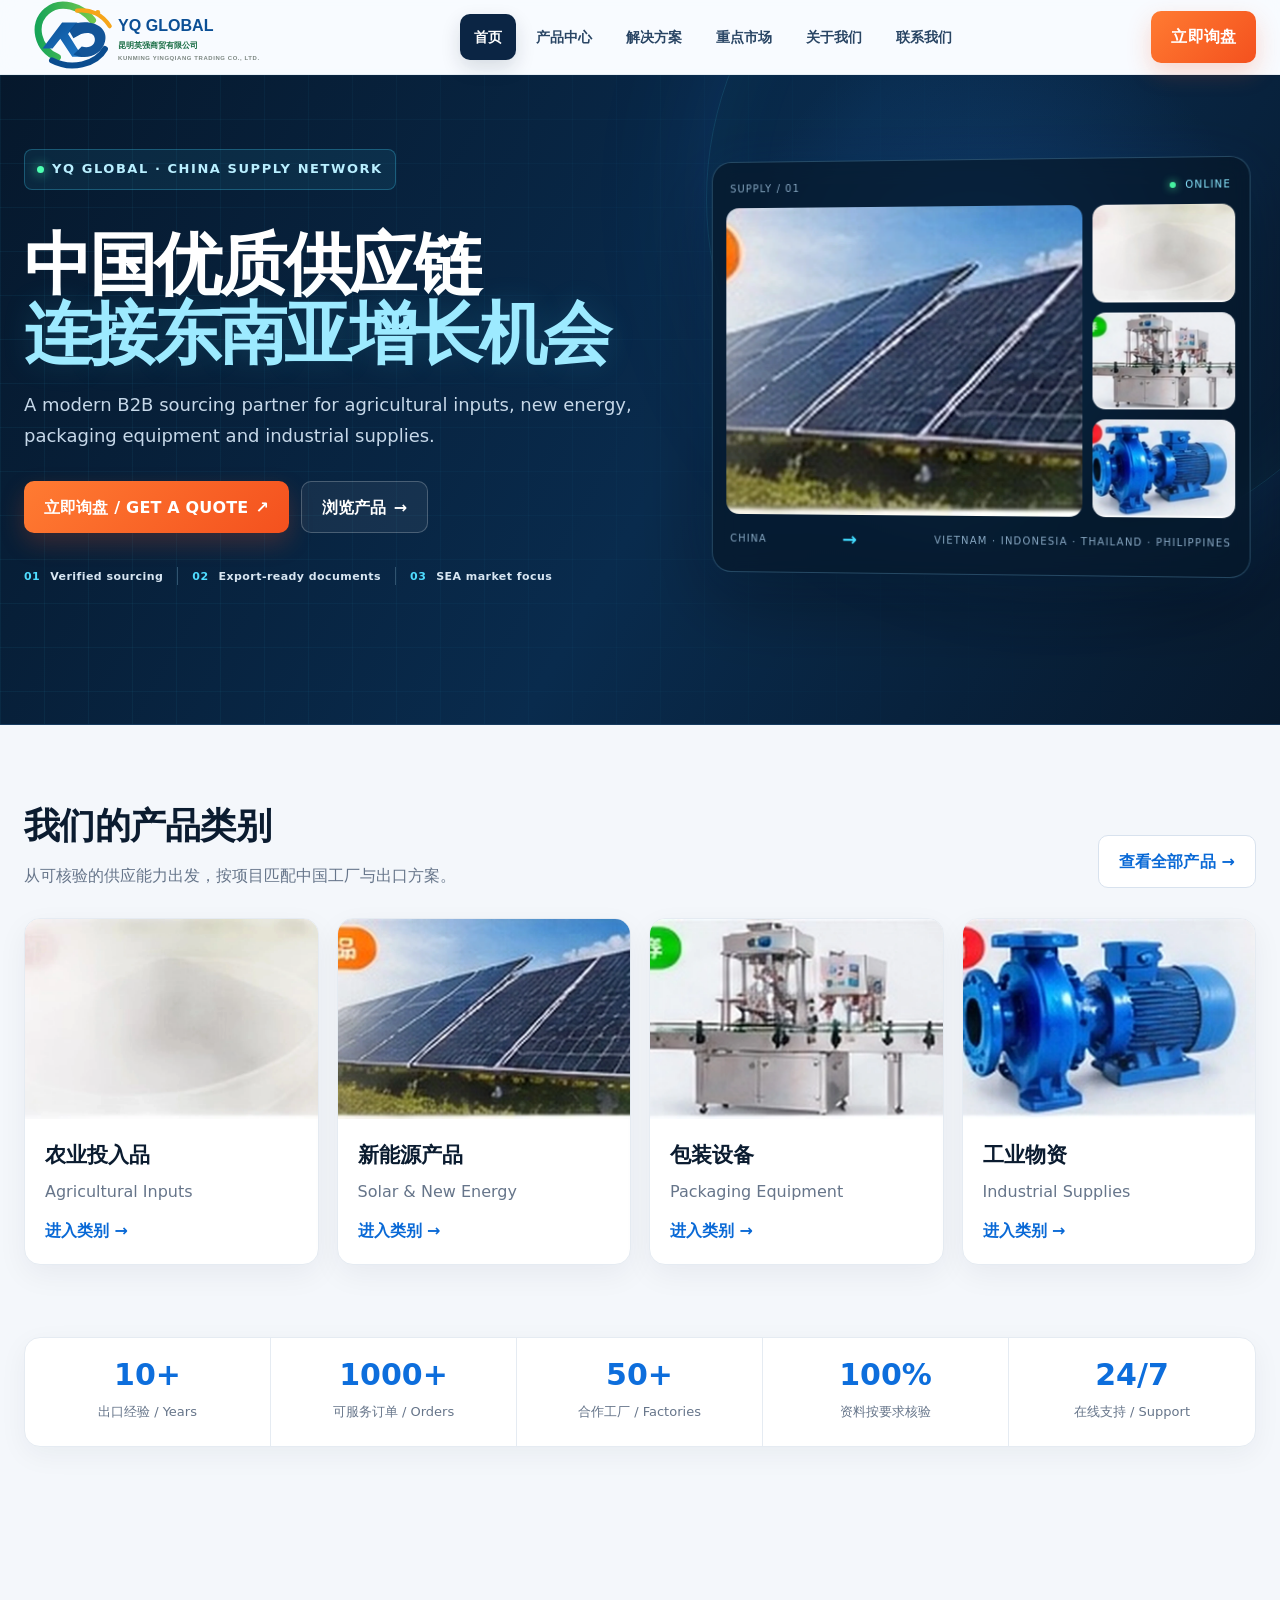
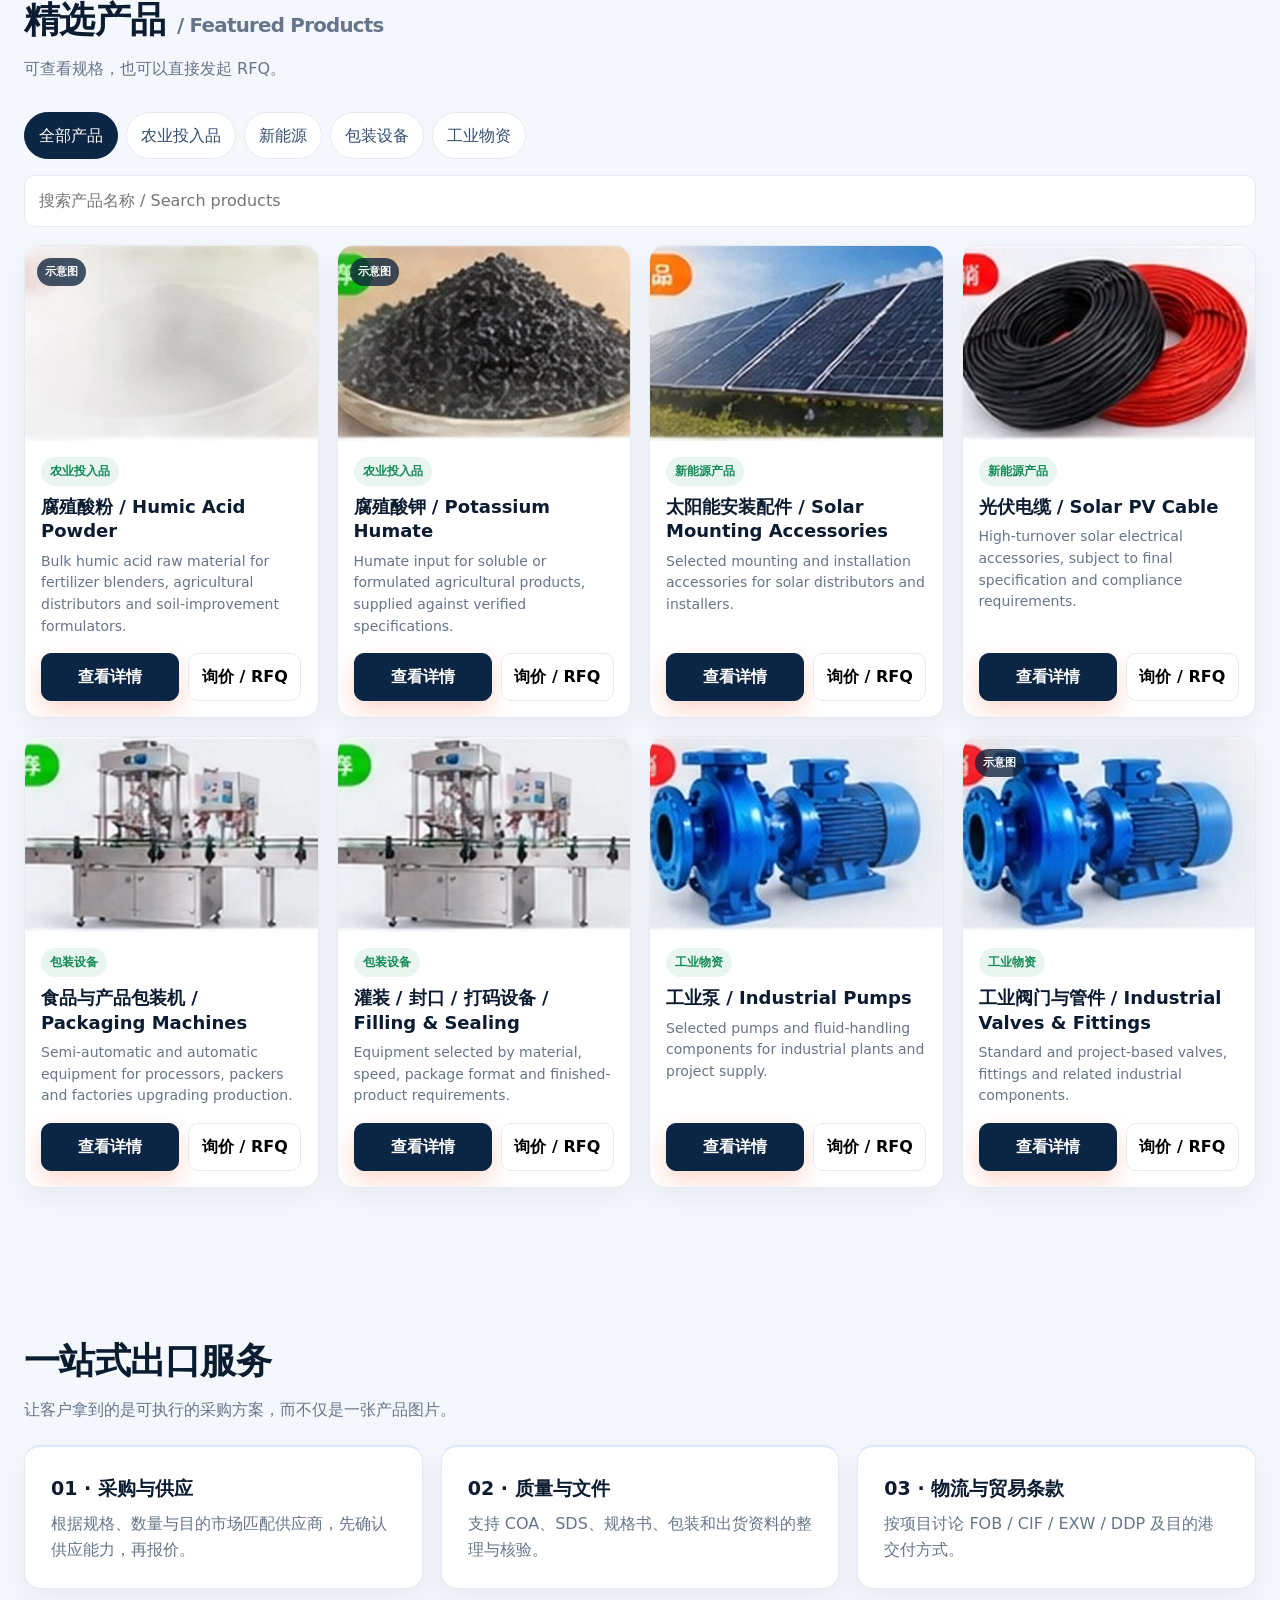
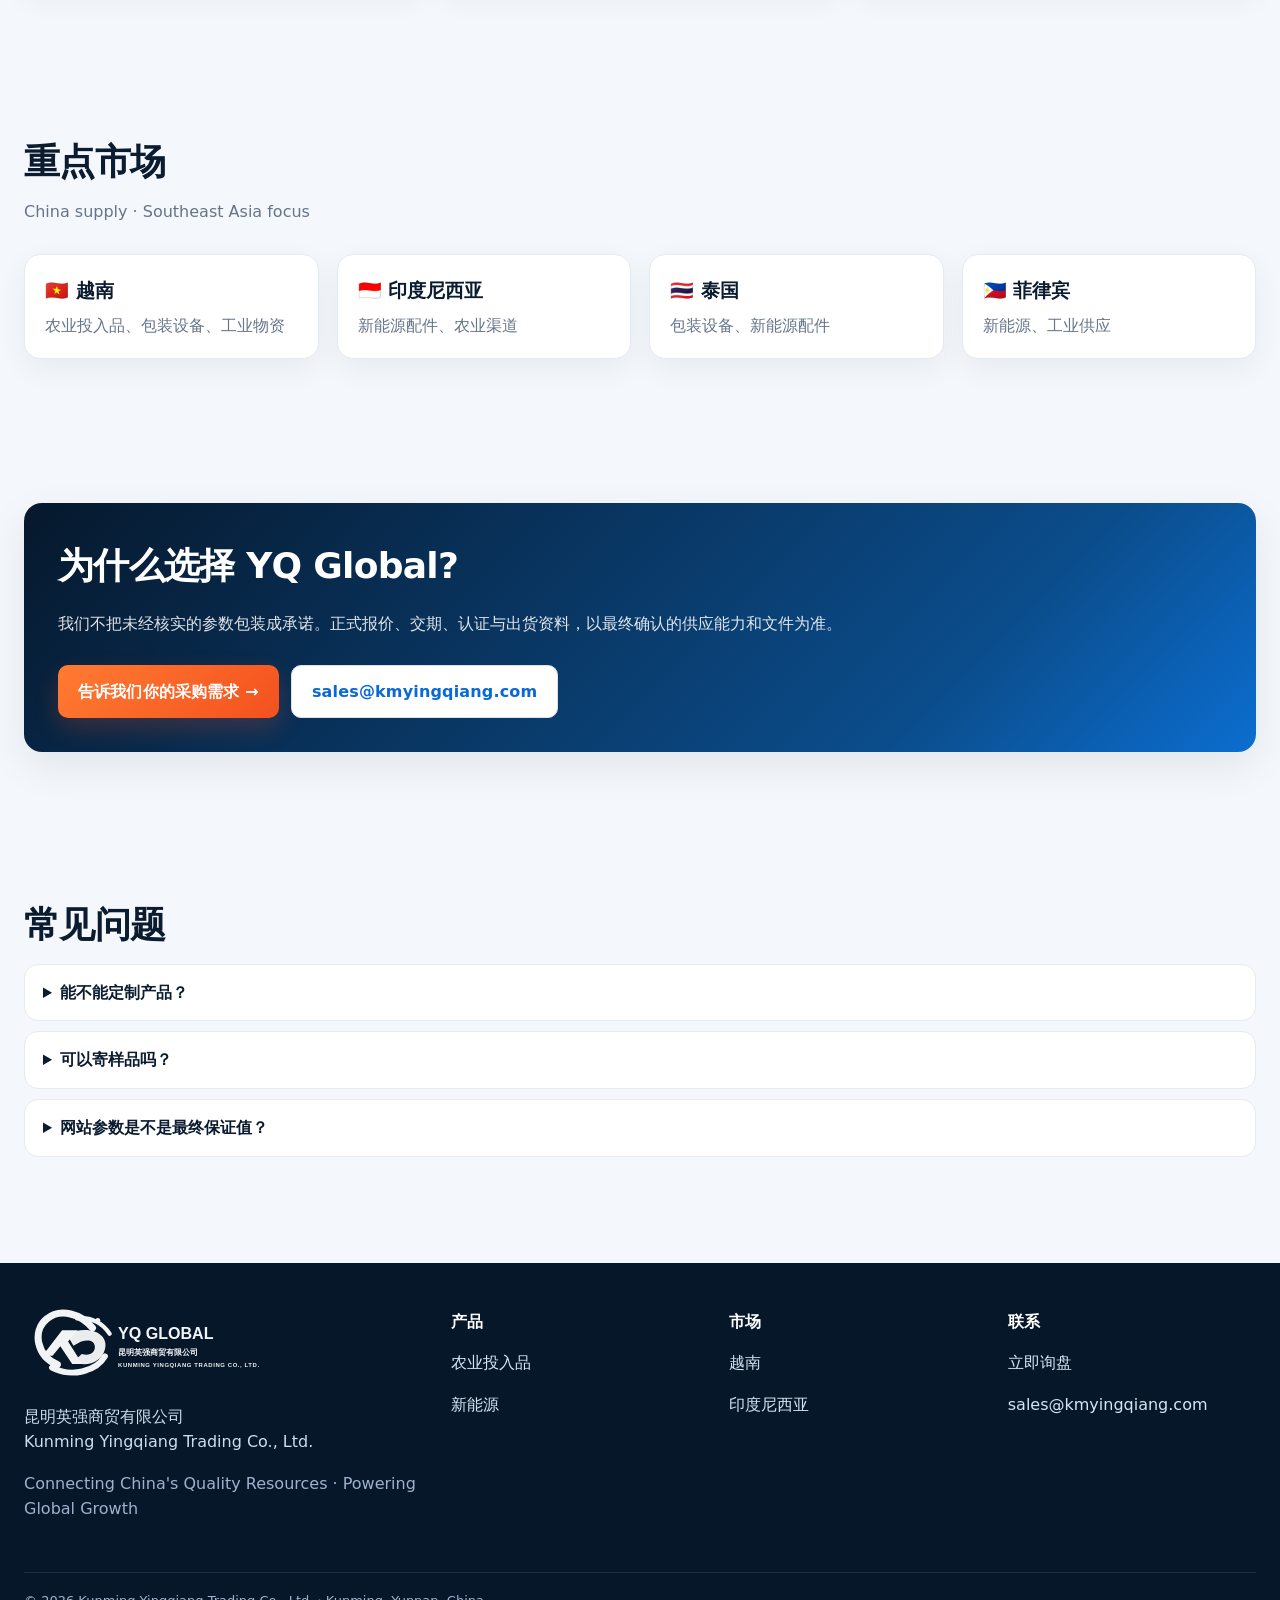
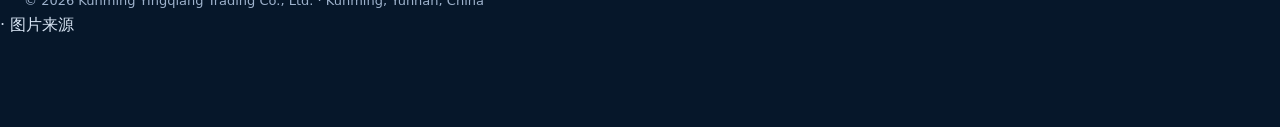
<file: index.html>
<!doctype html><html lang="zh-CN"><head><meta charset="utf-8"><meta name="viewport" content="width=device-width,initial-scale=1,viewport-fit=cover"><meta name="theme-color" content="#0969d6"><meta name="description" content="YQ Global｜昆明英强商贸有限公司，中国供应链与出口合作伙伴。农业投入品、新能源、包装设备、工业物资。"><meta property="og:title" content="YQ Global｜昆明英强商贸有限公司"><meta property="og:description" content="Connecting China's Quality Resources · Powering Global Growth"><meta name="color-scheme" content="light"><title>YQ Global｜昆明英强商贸有限公司</title><link rel="icon" href="assets/favicon.svg"><link rel="stylesheet" href="assets/site.css"><script type="application/ld+json">{"@context":"https://schema.org","@type":"Organization","name":"昆明英强商贸有限公司","alternateName":"Kunming Yingqiang Trading Co., Ltd.","url":"https://www.kmyingqiang.com/","email":"sales@kmyingqiang.com"}</script></head><body>
<header class="top"><div class="wrap nav"><a href="index.html" aria-label="YQ Global"><img class="logo" src="assets/logo-yq.svg" alt="昆明英强商贸有限公司 YQ Global"></a><nav class="navlinks"><a class="active" href="index.html">首页</a><a href="products.html">产品中心</a><a href="#solutions">解决方案</a><a href="#markets">重点市场</a><a href="#about">关于我们</a><a href="rfq.html">联系我们</a></nav><a class="btn primary desktopOnly" href="rfq.html">立即询盘</a><button class="menuBtn" id="menuBtn" aria-label="打开菜单" aria-expanded="false">☰</button></div></header><div class="mobileNav" id="mobileNav"><a href="index.html">首页</a><a href="products.html">产品中心</a><a href="#solutions">解决方案</a><a href="#markets">重点市场</a><a href="#about">关于我们</a><a href="rfq.html">立即询盘</a></div>
<section class="heroTech"><div class="techGrid"></div><div class="wrap heroTechIn"><div class="heroCopy"><div class="eyebrow"><span class="liveDot"></span> YQ GLOBAL · CHINA SUPPLY NETWORK</div><h1>中国优质供应链<br><span>连接东南亚增长机会</span></h1><p class="heroLead">A modern B2B sourcing partner for agricultural inputs, new energy, packaging equipment and industrial supplies.</p><div class="heroActions"><a class="btn primary" href="rfq.html">立即询盘 / GET A QUOTE <span>↗</span></a><a class="btn ghost" href="products.html">浏览产品 <span>→</span></a></div><div class="heroProof"><span>01</span><b>Verified sourcing</b><i></i><span>02</span><b>Export-ready documents</b><i></i><span>03</span><b>SEA market focus</b></div></div><div class="heroVisual"><div class="visualFrame"><div class="visualTop"><span>SUPPLY / 01</span><span class="status"><em></em> ONLINE</span></div><div class="visualMain"><div class="visualBig"><img src="assets/hq-product-solar-mounting.webp" alt="Solar mounting products" fetchpriority="high"></div><div class="visualRail"><div><img src="assets/hq-product-humic-acid.webp" alt="Humic acid"></div><div><img src="assets/hq-product-sealing.webp" alt="Packaging equipment"></div><div><img src="assets/hq-product-pump.webp" alt="Industrial pump"></div></div></div><div class="visualBottom"><span>CHINA</span><strong>→</strong><span>VIETNAM · INDONESIA · THAILAND · PHILIPPINES</span></div></div><div class="techOrb"></div></div></div></section>
<main>
<section class="section"><div class="wrap"><div class="sectionTitle"><div><h2>我们的产品类别</h2><p class="sub">从可核验的供应能力出发，按项目匹配中国工厂与出口方案。</p></div><a class="btn secondary" href="products.html">查看全部产品 →</a></div><div class="cats"><a class="cat" href="category/agri.html"><img loading="lazy" decoding="async" src="assets/hq-product-humic-acid.webp" alt="农业投入品"><div class="catBody"><h3>农业投入品</h3><p>Agricultural Inputs</p><span class="arrow">进入类别 →</span></div></a><a class="cat" href="category/solar.html"><img loading="lazy" decoding="async" src="assets/hq-product-solar-mounting.webp" alt="新能源产品"><div class="catBody"><h3>新能源产品</h3><p>Solar & New Energy</p><span class="arrow">进入类别 →</span></div></a><a class="cat" href="category/machine.html"><img loading="lazy" decoding="async" src="assets/hq-product-sealing.webp" alt="包装设备"><div class="catBody"><h3>包装设备</h3><p>Packaging Equipment</p><span class="arrow">进入类别 →</span></div></a><a class="cat" href="category/industrial.html"><img loading="lazy" decoding="async" src="assets/hq-product-pump.webp" alt="工业物资"><div class="catBody"><h3>工业物资</h3><p>Industrial Supplies</p><span class="arrow">进入类别 →</span></div></a></div></div></section>
<section class="section" style="padding-top:0"><div class="wrap"><div class="stats"><div class="stat"><b>10+</b><span>出口经验 / Years</span></div><div class="stat"><b>1000+</b><span>可服务订单 / Orders</span></div><div class="stat"><b>50+</b><span>合作工厂 / Factories</span></div><div class="stat"><b>100%</b><span>资料按要求核验</span></div><div class="stat"><b>24/7</b><span>在线支持 / Support</span></div></div></div></section>
<section class="section" id="featured"><div class="wrap"><div class="sectionTitle"><div><h2>精选产品 <span style="font-size:.55em;color:var(--muted)">/ Featured Products</span></h2><p class="sub">可查看规格，也可以直接发起 RFQ。</p></div></div><div class="tools"><button class="pill active" data-filter="all">全部产品</button><button class="pill" data-filter="agri">农业投入品</button><button class="pill" data-filter="solar">新能源</button><button class="pill" data-filter="machine">包装设备</button><button class="pill" data-filter="industrial">工业物资</button></div><div class="search"><input id="search" placeholder="搜索产品名称 / Search products" autocomplete="off"></div><div class="grid" id="grid"></div></div></section>
<section class="section" id="solutions"><div class="wrap"><h2>一站式出口服务</h2><p class="sub" style="margin-bottom:22px">让客户拿到的是可执行的采购方案，而不仅是一张产品图片。</p><div class="serviceGrid"><div class="service"><h3>01 · 采购与供应</h3><p>根据规格、数量与目的市场匹配供应商，先确认供应能力，再报价。</p></div><div class="service"><h3>02 · 质量与文件</h3><p>支持 COA、SDS、规格书、包装和出货资料的整理与核验。</p></div><div class="service"><h3>03 · 物流与贸易条款</h3><p>按项目讨论 FOB / CIF / EXW / DDP 及目的港交付方式。</p></div></div></div></section>
<section class="section" id="markets"><div class="wrap"><div class="sectionTitle"><div><h2>重点市场</h2><p class="sub">China supply · Southeast Asia focus</p></div></div><div class="markets"><a class="market" href="markets/vietnam.html"><b>🇻🇳 越南</b><p>农业投入品、包装设备、工业物资</p></a><a class="market" href="markets/indonesia.html"><b>🇮🇩 印度尼西亚</b><p>新能源配件、农业渠道</p></a><a class="market" href="markets/thailand.html"><b>🇹🇭 泰国</b><p>包装设备、新能源配件</p></a><a class="market" href="markets/philippines.html"><b>🇵🇭 菲律宾</b><p>新能源、工业供应</p></a></div></div></section>
<section class="section" id="about"><div class="wrap"><div class="rfq"><h2 style="color:#fff">为什么选择 YQ Global?</h2><p>我们不把未经核实的参数包装成承诺。正式报价、交期、认证与出货资料，以最终确认的供应能力和文件为准。</p><div class="btns"><a class="btn primary" href="rfq.html">告诉我们你的采购需求 →</a><a class="btn secondary" href="mailto:sales@kmyingqiang.com">sales@kmyingqiang.com</a></div></div></div></section>
<section class="section faq"><div class="wrap"><h2>常见问题</h2><details><summary>能不能定制产品？</summary><p>可以。请在 RFQ 中填写规格、数量、包装和目的港，我们先确认供应能力。</p></details><details><summary>可以寄样品吗？</summary><p>可以按产品实际情况申请样品；特殊文件或危险品需单独确认。</p></details><details><summary>网站参数是不是最终保证值？</summary><p>不是。正式报价和出货以最终确认规格、合同及可验证文件为准。</p></details></div></section>
</main>
<footer class="footer"><div class="wrap"><div class="footerGrid"><div><img src="assets/logo-yq.svg" alt="YQ Global" style="width:250px;filter:brightness(0) invert(1);opacity:.95"><p>昆明英强商贸有限公司<br>Kunming Yingqiang Trading Co., Ltd.</p><p style="color:#9eb2cc">Connecting China's Quality Resources · Powering Global Growth</p></div><div><h4>产品</h4><p><a href="category/agri.html">农业投入品</a></p><p><a href="category/solar.html">新能源</a></p></div><div><h4>市场</h4><p><a href="markets/vietnam.html">越南</a></p><p><a href="markets/indonesia.html">印度尼西亚</a></p></div><div><h4>联系</h4><p><a href="rfq.html">立即询盘</a></p><p><a href="mailto:sales@kmyingqiang.com">sales@kmyingqiang.com</a></p></div></div><div class="footerMeta">© <span id="year"></span> Kunming Yingqiang Trading Co., Ltd. · Kunming, Yunnan, China</div></div> · <a href="image-credits.html">图片来源</a></footer>
<div class="mobileBar"><a href="index.html">首页</a><a href="products.html">产品</a><a class="main" href="rfq.html">询盘</a><a href="#markets">市场</a></div>
<div class="modal" id="productModal"><div class="modalCard"><div class="modalHead"><div><b id="mTitle"></b><div class="sub" id="mCat"></div></div><button class="close" data-close="productModal" aria-label="关闭">×</button></div><div class="modalBody"><div class="detail"><img id="mImg" alt="产品详情"><div><p id="mDesc"></p><div class="spec" id="mSpec"></div><div class="btns"><button id="mQuote" class="btn primary">立即询价</button><button id="mShare" class="btn light">分享产品</button></div></div></div></div></div></div>
<script src="assets/site-data.js"></script><script src="assets/site.js" defer></script><script>document.getElementById('year').textContent=new Date().getFullYear()</script></body></html>
</file>
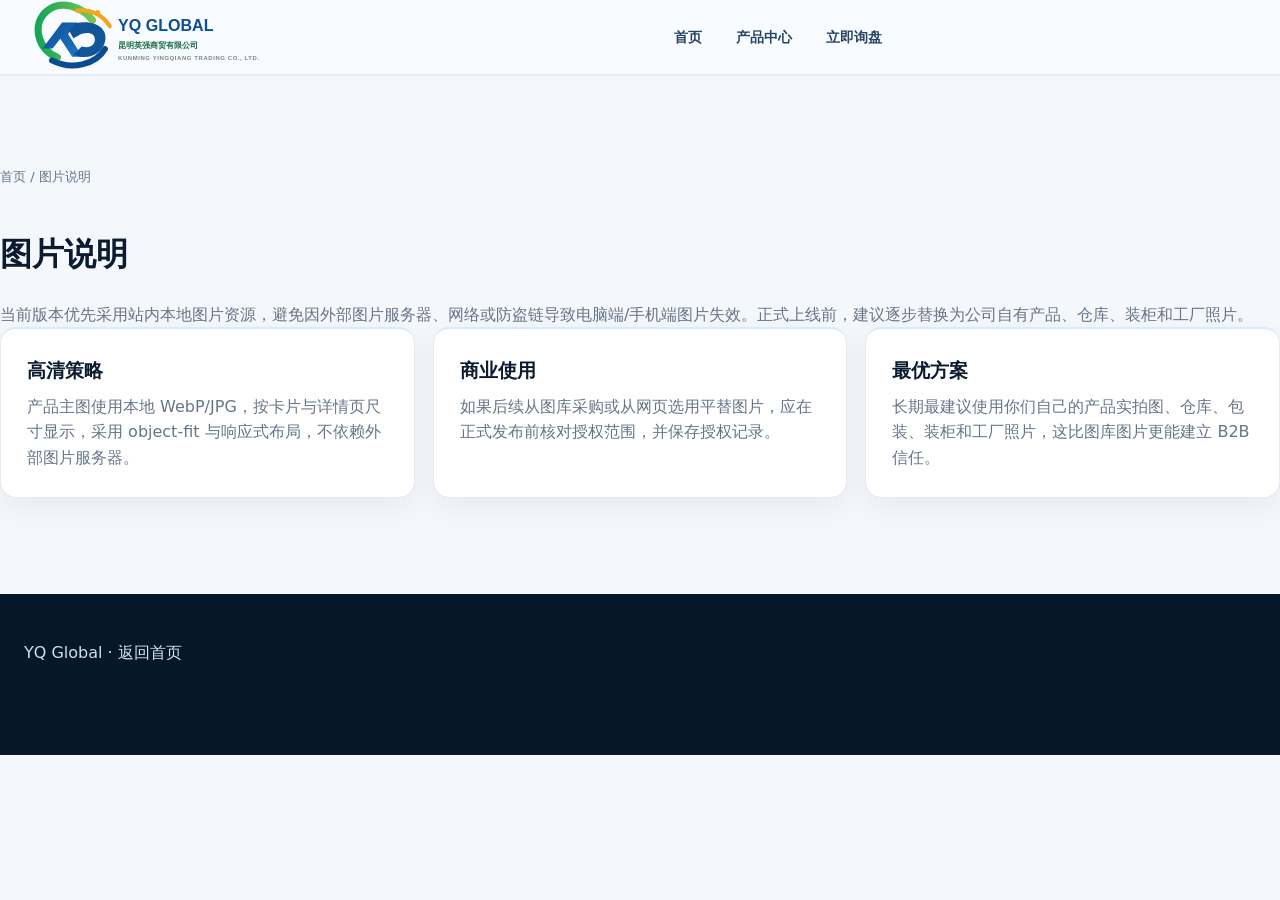
<file: image-credits.html>
<!doctype html><html lang="zh-CN"><head><meta charset="utf-8"><meta name="viewport" content="width=device-width,initial-scale=1"><title>图片说明｜YQ Global</title><link rel="stylesheet" href="assets/site.css"></head><body><header class="top"><div class="wrap nav"><a href="index.html"><img class="logo" src="assets/logo-yq.svg" alt="YQ Global"></a><nav class="navlinks"><a href="index.html">首页</a><a href="products.html">产品中心</a><a href="rfq.html">立即询盘</a></nav></div></header><main class="wrap section"><div class="breadcrumb"><a href="index.html">首页</a> / 图片说明</div><h1>图片说明</h1><p class="sub">当前版本优先采用站内本地图片资源，避免因外部图片服务器、网络或防盗链导致电脑端/手机端图片失效。正式上线前，建议逐步替换为公司自有产品、仓库、装柜和工厂照片。</p><div class="serviceGrid"><div class="service"><h3>高清策略</h3><p>产品主图使用本地 WebP/JPG，按卡片与详情页尺寸显示，采用 object-fit 与响应式布局，不依赖外部图片服务器。</p></div><div class="service"><h3>商业使用</h3><p>如果后续从图库采购或从网页选用平替图片，应在正式发布前核对授权范围，并保存授权记录。</p></div><div class="service"><h3>最优方案</h3><p>长期最建议使用你们自己的产品实拍图、仓库、包装、装柜和工厂照片，这比图库图片更能建立 B2B 信任。</p></div></div></main><footer class="footer"><div class="wrap">YQ Global · <a href="index.html">返回首页</a></div></footer></body></html>
</file>
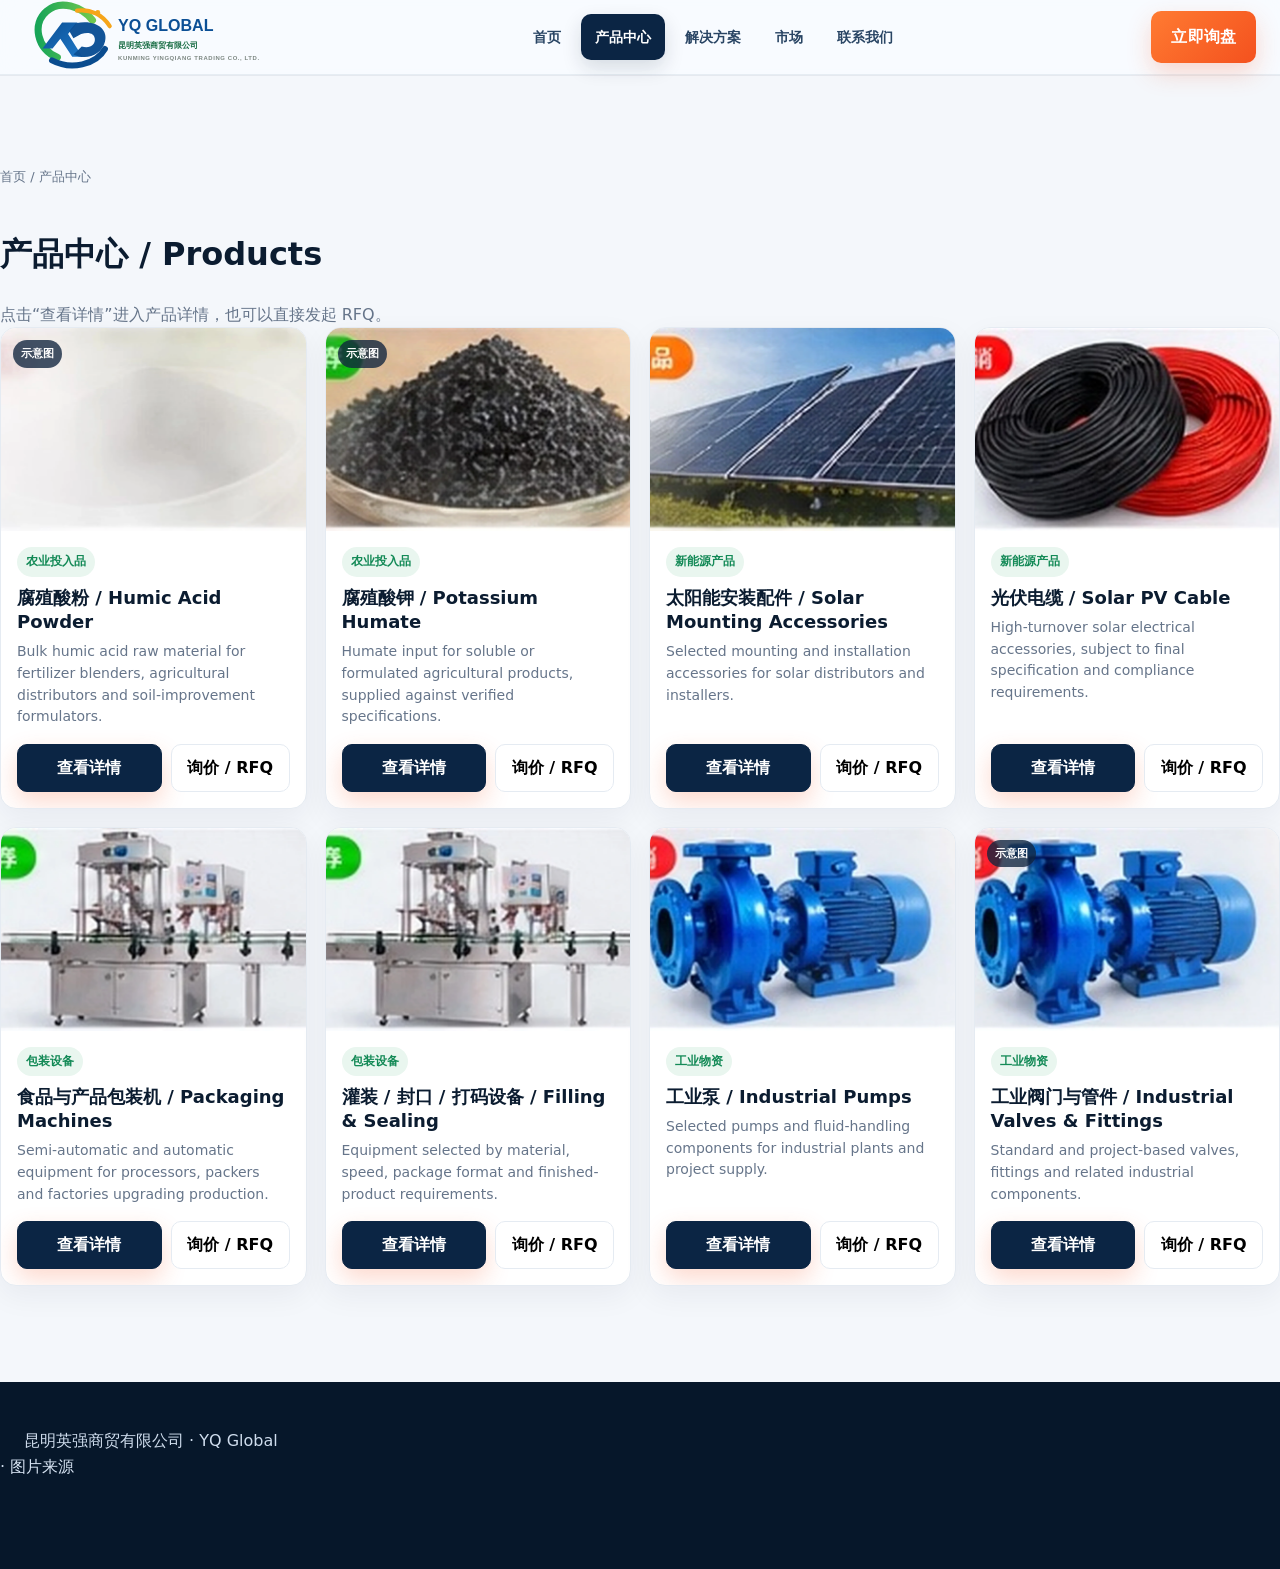
<file: products.html>
<!doctype html><html lang="zh-CN"><head><meta charset="utf-8"><meta name="viewport" content="width=device-width,initial-scale=1"><title>产品中心｜YQ Global</title><meta name="description" content="YQ Global 产品中心：农业投入品、新能源、包装设备、工业物资。"><link rel="icon" href="assets/favicon.svg"><link rel="stylesheet" href="assets/site.css"><script src="assets/site-data.js"></script><script src="assets/site.js" defer></script></head><body><header class="top"><div class="wrap nav"><a href="index.html"><img class="logo" src="assets/logo-yq.svg"></a><nav class="navlinks"><a href="index.html">首页</a><a class="active" href="products.html">产品中心</a><a href="index.html#solutions">解决方案</a><a href="index.html#markets">市场</a><a href="rfq.html">联系我们</a></nav><a class="btn primary desktopOnly" href="rfq.html">立即询盘</a><button class="menuBtn" id="menuBtn" aria-label="打开菜单" aria-expanded="false">☰</button></div></header><div class="mobileNav" id="mobileNav"><a href="index.html">首页</a><a href="products.html">产品中心</a><a href="index.html#solutions">解决方案</a><a href="index.html#markets">市场</a><a href="rfq.html">立即询盘</a></div><main class="wrap section"><div class="breadcrumb"><a href="index.html">首页</a> / 产品中心</div><h1>产品中心 / Products</h1><p class="sub">点击“查看详情”进入产品详情，也可以直接发起 RFQ。</p><div class="grid" id="grid"></div></main><footer class="footer"><div class="wrap">昆明英强商贸有限公司 · YQ Global</div> · <a href="image-credits.html">图片来源</a></footer><div class="mobileBar"><a href="index.html">首页</a><a href="products.html">产品</a><a class="main" href="rfq.html">询盘</a></div><div class="modal" id="productModal"><div class="modalCard"><div class="modalHead"><div><b id="mTitle"></b><div class="sub" id="mCat"></div></div><button class="close" data-close="productModal">×</button></div><div class="modalBody"><div class="detail"><img id="mImg"><div><p id="mDesc"></p><div class="spec" id="mSpec"></div><div class="btns"><button id="mQuote" class="btn primary">立即询价</button><button id="mShare" class="btn secondary">分享产品</button></div></div></div></div></div></div></body></html>
</file>
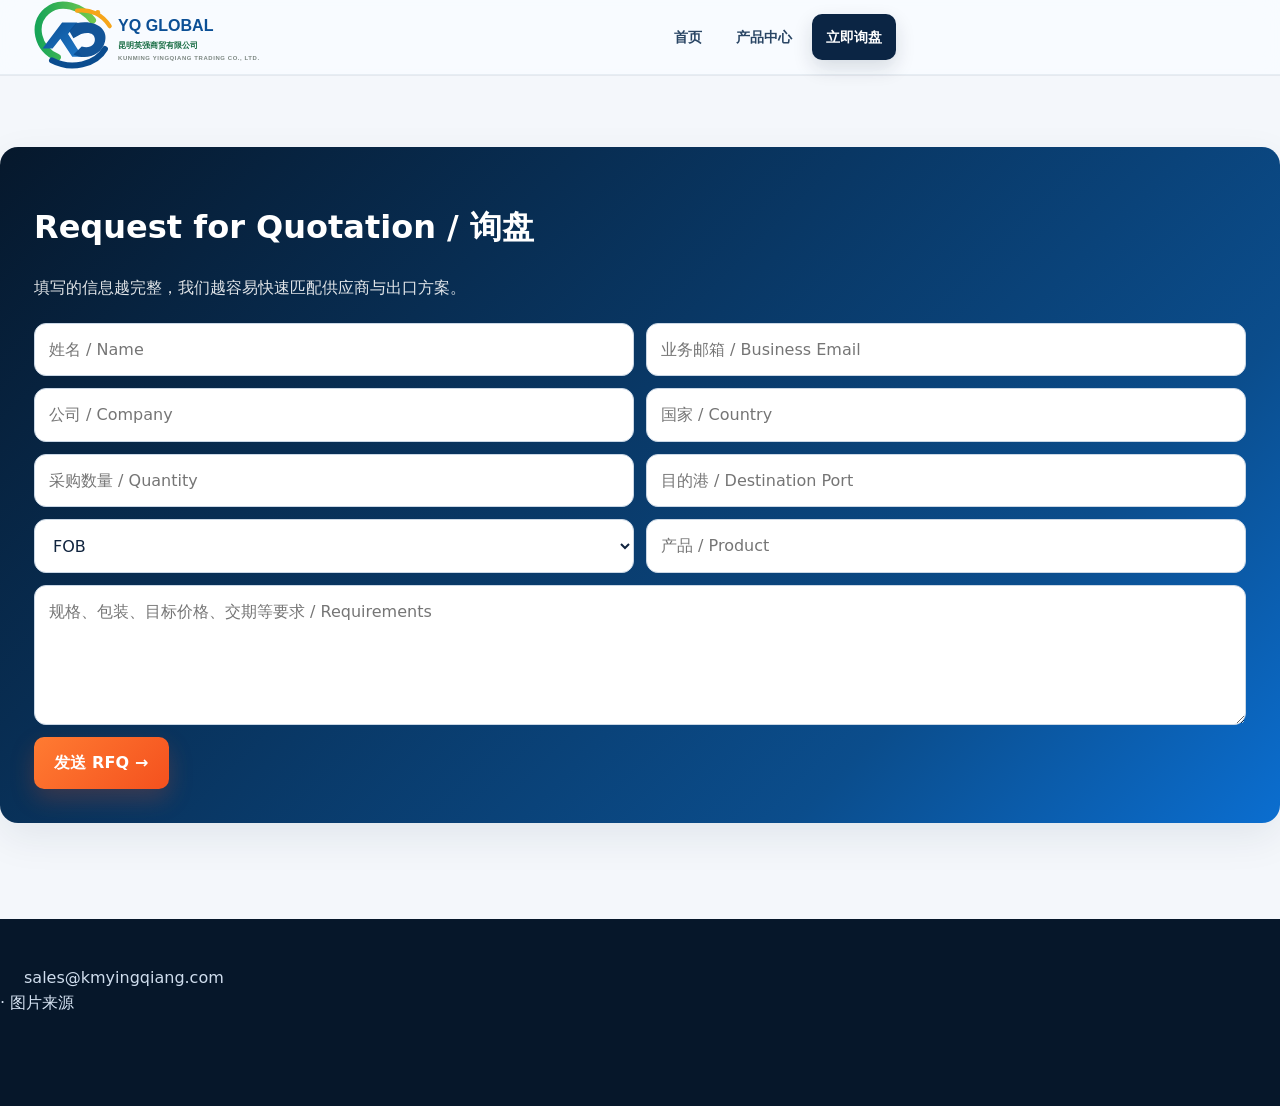
<file: rfq.html>
<!doctype html><html lang="zh-CN"><head><meta charset="utf-8"><meta name="viewport" content="width=device-width,initial-scale=1"><title>RFQ 询盘｜YQ Global</title><link rel="stylesheet" href="assets/site.css"><script src="assets/site-data.js"></script><script src="assets/site.js" defer></script></head><body><header class="top"><div class="wrap nav"><a href="index.html"><img class="logo" src="assets/logo-yq.svg"></a><nav class="navlinks"><a href="index.html">首页</a><a href="products.html">产品中心</a><a class="active" href="rfq.html">立即询盘</a></nav></div></header><div class="mobileNav" id="mobileNav"><a href="index.html">首页</a><a href="products.html">产品中心</a><a href="rfq.html">立即询盘</a></div><main class="wrap section"><div class="rfq"><h1>Request for Quotation / 询盘</h1><p>填写的信息越完整，我们越容易快速匹配供应商与出口方案。</p><form class="form" id="rfqForm"><input name="name" required placeholder="姓名 / Name"><input name="email" required type="email" placeholder="业务邮箱 / Business Email"><input name="company" placeholder="公司 / Company"><input name="country" required placeholder="国家 / Country"><input name="qty" placeholder="采购数量 / Quantity"><input name="port" placeholder="目的港 / Destination Port"><select name="incoterm"><option>FOB</option><option>CIF</option><option>EXW</option><option>DDP</option></select><input id="rfqProduct" name="product" placeholder="产品 / Product"><textarea class="full" name="message" placeholder="规格、包装、目标价格、交期等要求 / Requirements"></textarea><div class="full"><button class="btn primary" type="submit">发送 RFQ →</button></div></form></div></main><footer class="footer"><div class="wrap">sales@kmyingqiang.com</div> · <a href="image-credits.html">图片来源</a></footer></body></html>
</file>
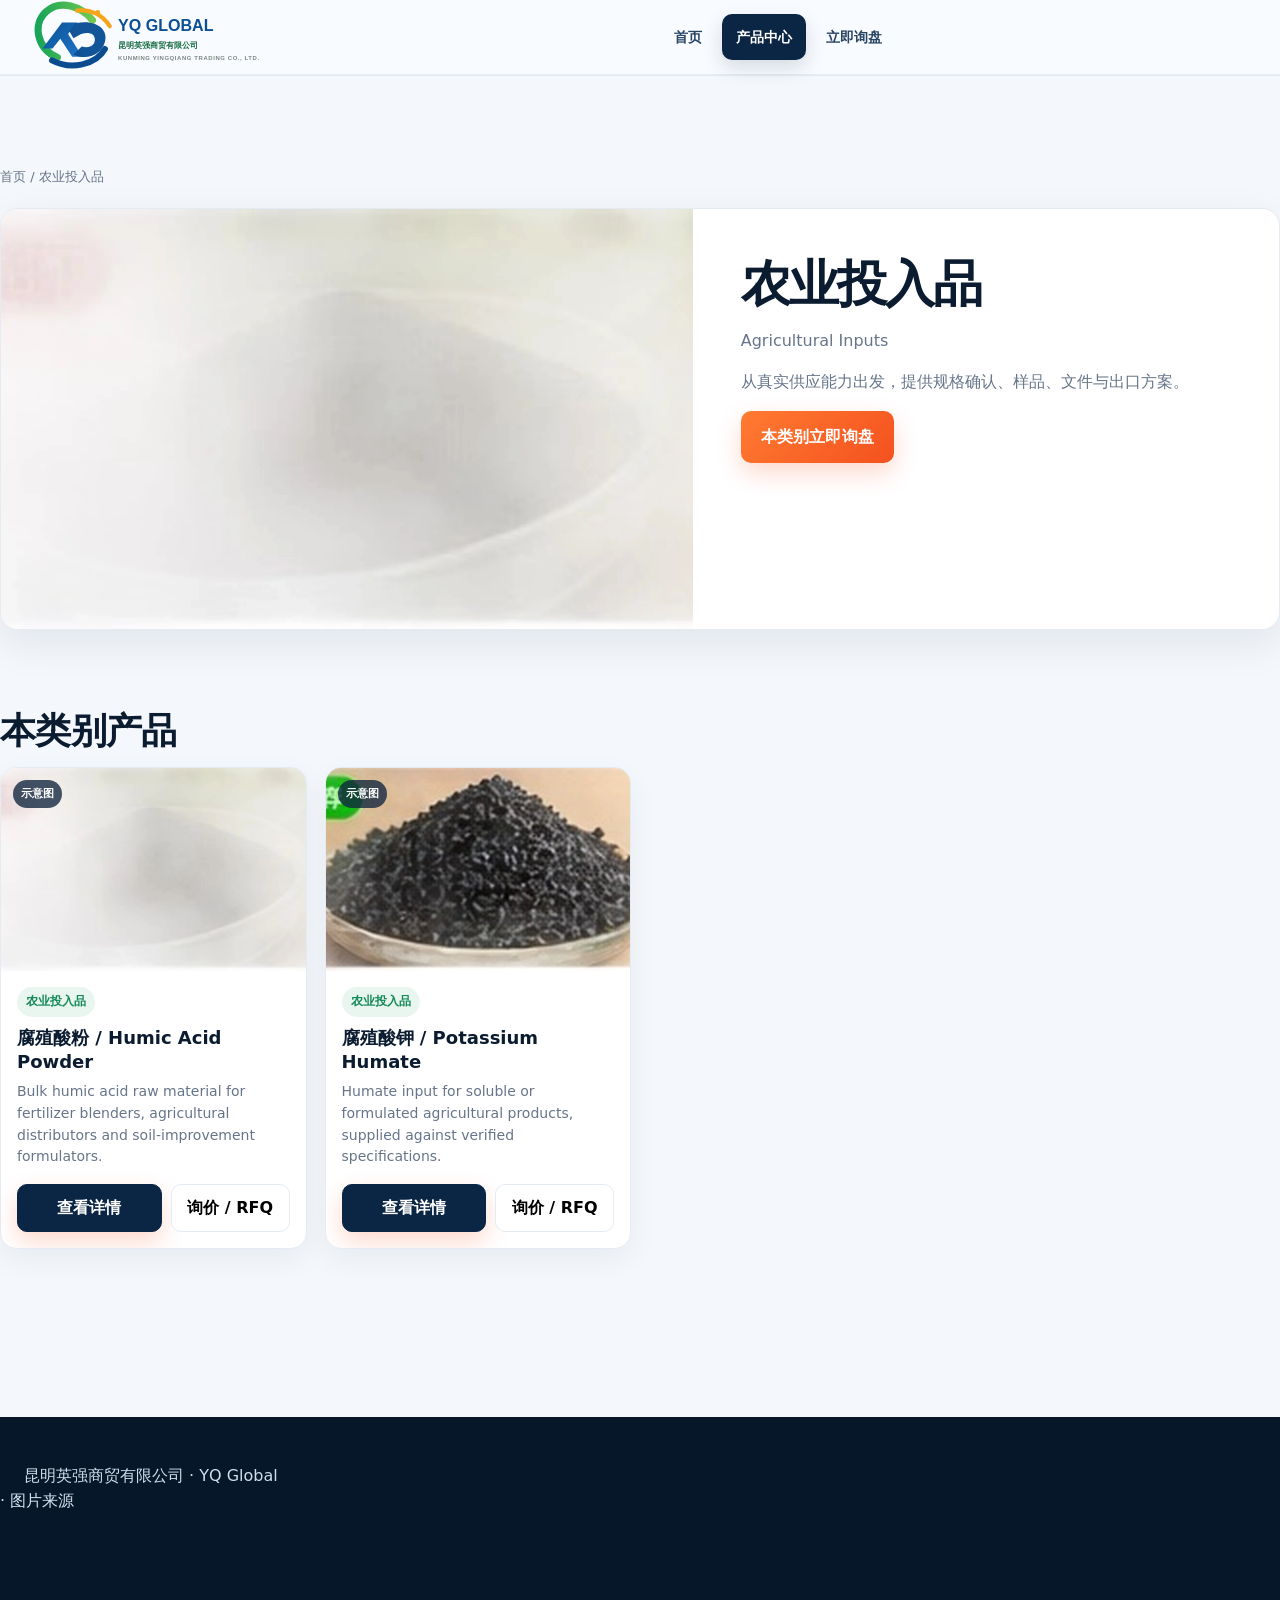
<file: category/agri.html>
<!doctype html><html lang="zh-CN"><head><meta charset="utf-8"><meta name="viewport" content="width=device-width,initial-scale=1"><title>农业投入品｜YQ Global</title><meta name="description" content="YQ Global｜农业投入品｜Kunming Yingqiang Trading Co., Ltd."><link rel="stylesheet" href="../assets/site.css"><script src="../assets/site-data.js"></script><script src="../assets/site.js" defer></script></head><body data-category="agri"><header class="top"><div class="wrap nav"><a href="../index.html"><img class="logo" src="../assets/logo-yq.svg"></a><nav class="navlinks"><a href="../index.html">首页</a><a class="active" href="../products.html">产品中心</a><a href="../rfq.html">立即询盘</a></nav></div></header><main class="wrap section"><div class="breadcrumb"><a href="../index.html">首页</a> / 农业投入品</div><div class="categoryHero"><img loading="eager" decoding="async" src="../assets/hq-product-humic-acid.webp" alt="农业投入品"><div class="categoryHeroText"><h1>农业投入品</h1><p>Agricultural Inputs</p><p>从真实供应能力出发，提供规格确认、样品、文件与出口方案。</p><a class="btn primary" href="../rfq.html?cat=agri">本类别立即询盘</a></div></div><section class="section"><h2>本类别产品</h2><div class="grid" id="grid"></div></section></main><footer class="footer"><div class="wrap">昆明英强商贸有限公司 · YQ Global</div> · <a href="../image-credits.html">图片来源</a></footer></body></html>
</file>
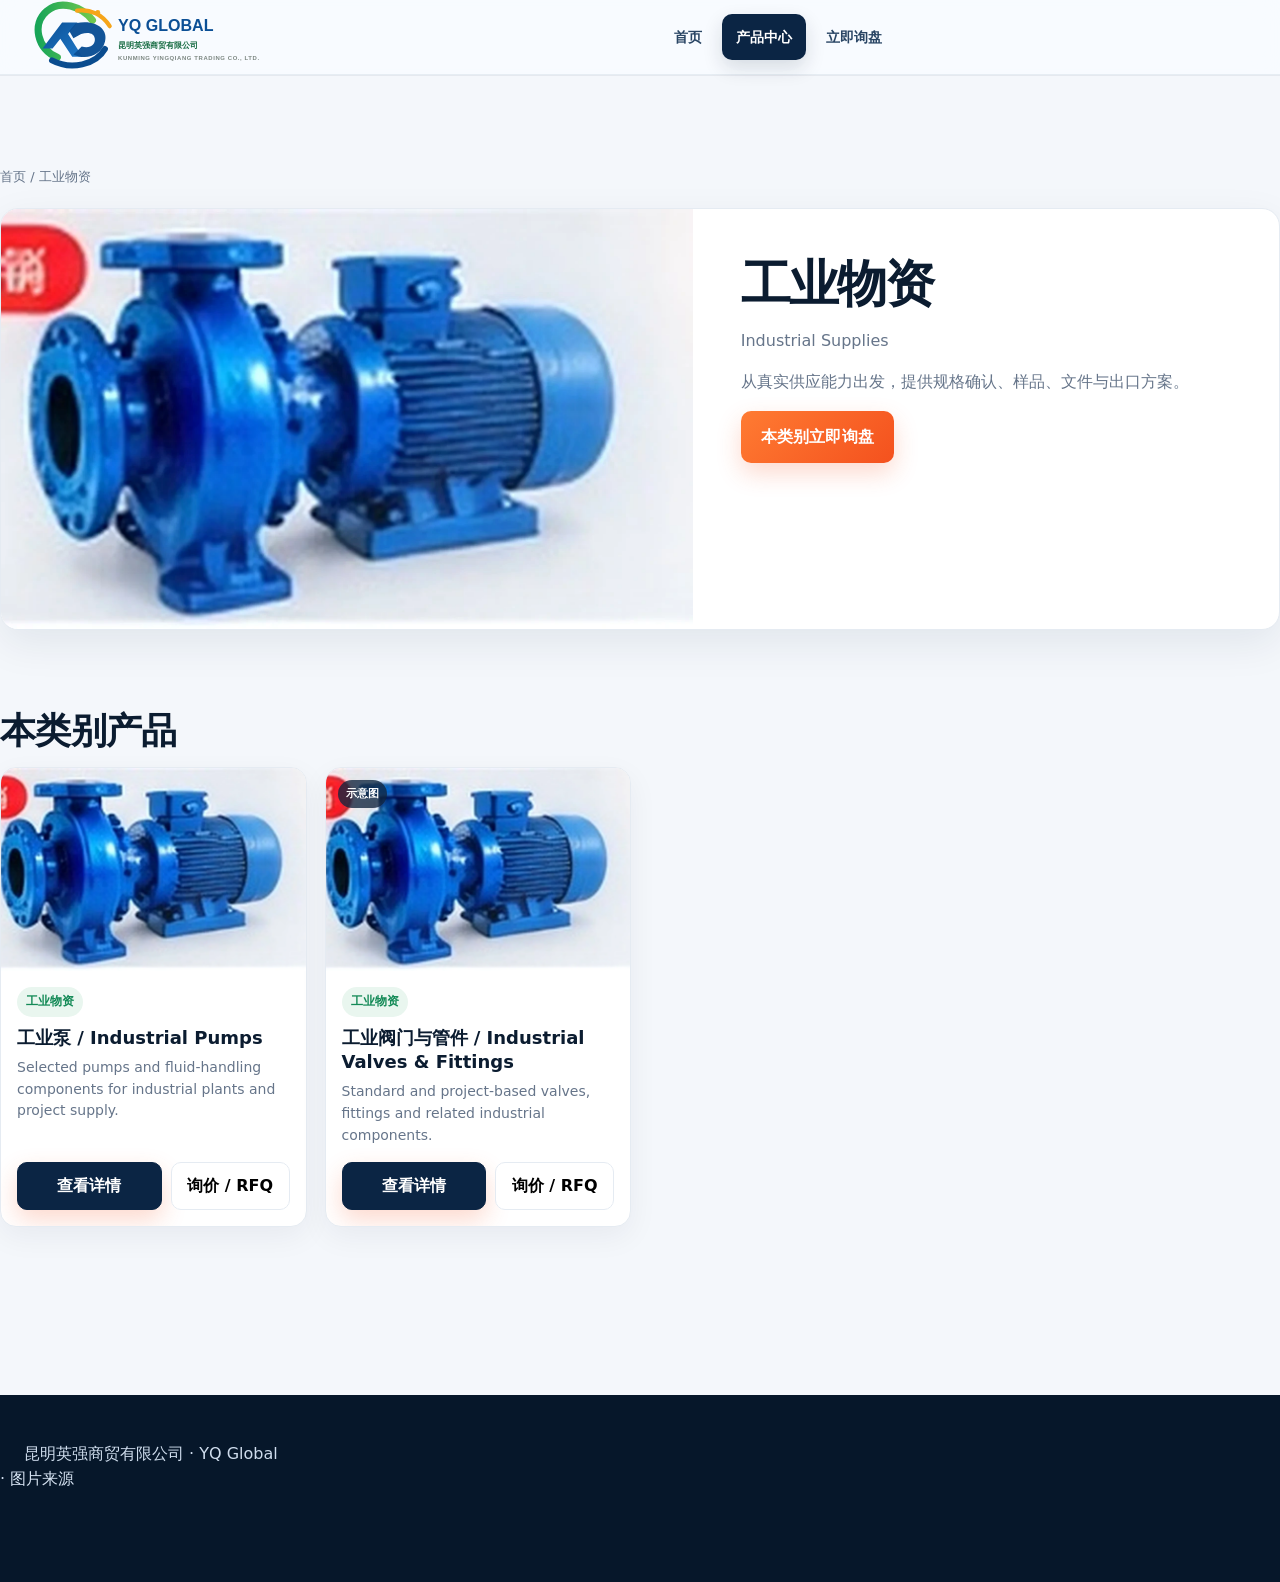
<file: category/industrial.html>
<!doctype html><html lang="zh-CN"><head><meta charset="utf-8"><meta name="viewport" content="width=device-width,initial-scale=1"><title>工业物资｜YQ Global</title><meta name="description" content="YQ Global｜工业物资｜Kunming Yingqiang Trading Co., Ltd."><link rel="stylesheet" href="../assets/site.css"><script src="../assets/site-data.js"></script><script src="../assets/site.js" defer></script></head><body data-category="industrial"><header class="top"><div class="wrap nav"><a href="../index.html"><img class="logo" src="../assets/logo-yq.svg"></a><nav class="navlinks"><a href="../index.html">首页</a><a class="active" href="../products.html">产品中心</a><a href="../rfq.html">立即询盘</a></nav></div></header><main class="wrap section"><div class="breadcrumb"><a href="../index.html">首页</a> / 工业物资</div><div class="categoryHero"><img loading="eager" decoding="async" src="../assets/hq-product-pump.webp" alt="工业物资"><div class="categoryHeroText"><h1>工业物资</h1><p>Industrial Supplies</p><p>从真实供应能力出发，提供规格确认、样品、文件与出口方案。</p><a class="btn primary" href="../rfq.html?cat=industrial">本类别立即询盘</a></div></div><section class="section"><h2>本类别产品</h2><div class="grid" id="grid"></div></section></main><footer class="footer"><div class="wrap">昆明英强商贸有限公司 · YQ Global</div> · <a href="../image-credits.html">图片来源</a></footer></body></html>
</file>
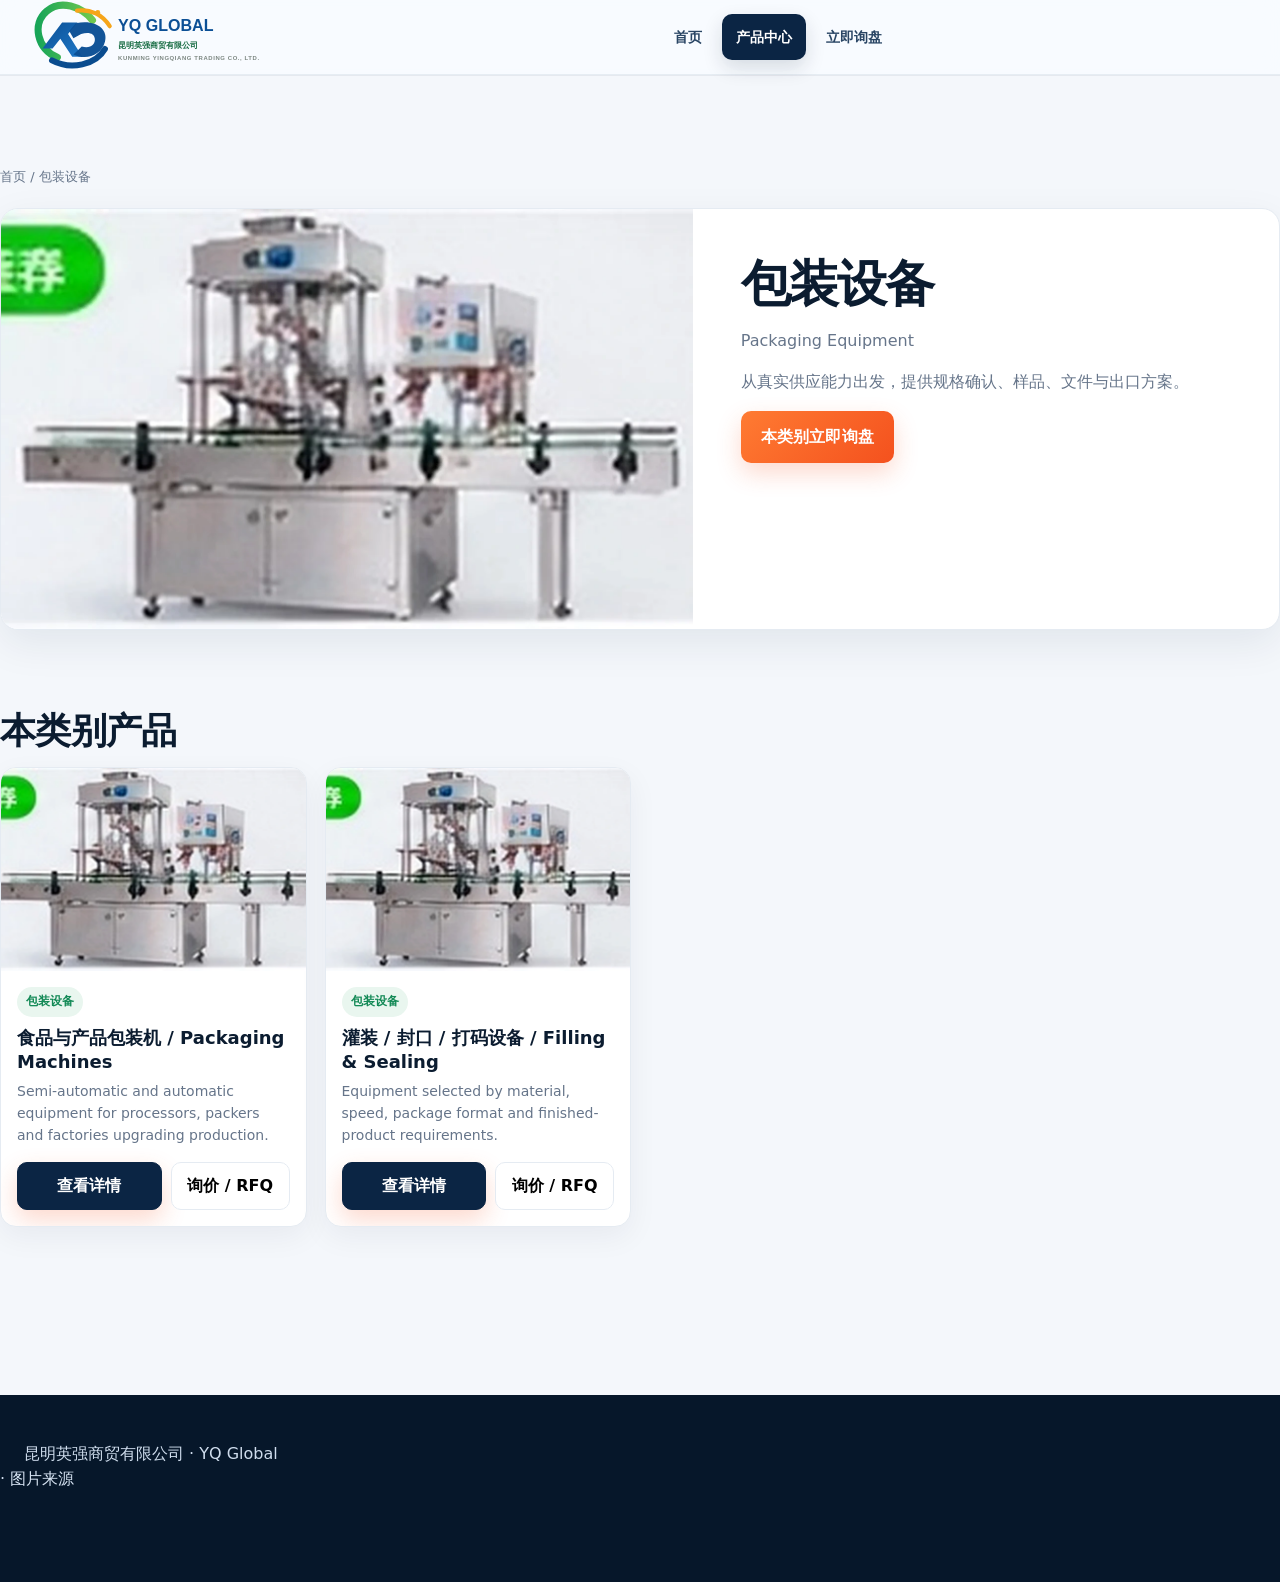
<file: category/machine.html>
<!doctype html><html lang="zh-CN"><head><meta charset="utf-8"><meta name="viewport" content="width=device-width,initial-scale=1"><title>包装设备｜YQ Global</title><meta name="description" content="YQ Global｜包装设备｜Kunming Yingqiang Trading Co., Ltd."><link rel="stylesheet" href="../assets/site.css"><script src="../assets/site-data.js"></script><script src="../assets/site.js" defer></script></head><body data-category="machine"><header class="top"><div class="wrap nav"><a href="../index.html"><img class="logo" src="../assets/logo-yq.svg"></a><nav class="navlinks"><a href="../index.html">首页</a><a class="active" href="../products.html">产品中心</a><a href="../rfq.html">立即询盘</a></nav></div></header><main class="wrap section"><div class="breadcrumb"><a href="../index.html">首页</a> / 包装设备</div><div class="categoryHero"><img loading="eager" decoding="async" src="../assets/hq-product-sealing.webp" alt="包装设备"><div class="categoryHeroText"><h1>包装设备</h1><p>Packaging Equipment</p><p>从真实供应能力出发，提供规格确认、样品、文件与出口方案。</p><a class="btn primary" href="../rfq.html?cat=machine">本类别立即询盘</a></div></div><section class="section"><h2>本类别产品</h2><div class="grid" id="grid"></div></section></main><footer class="footer"><div class="wrap">昆明英强商贸有限公司 · YQ Global</div> · <a href="../image-credits.html">图片来源</a></footer></body></html>
</file>
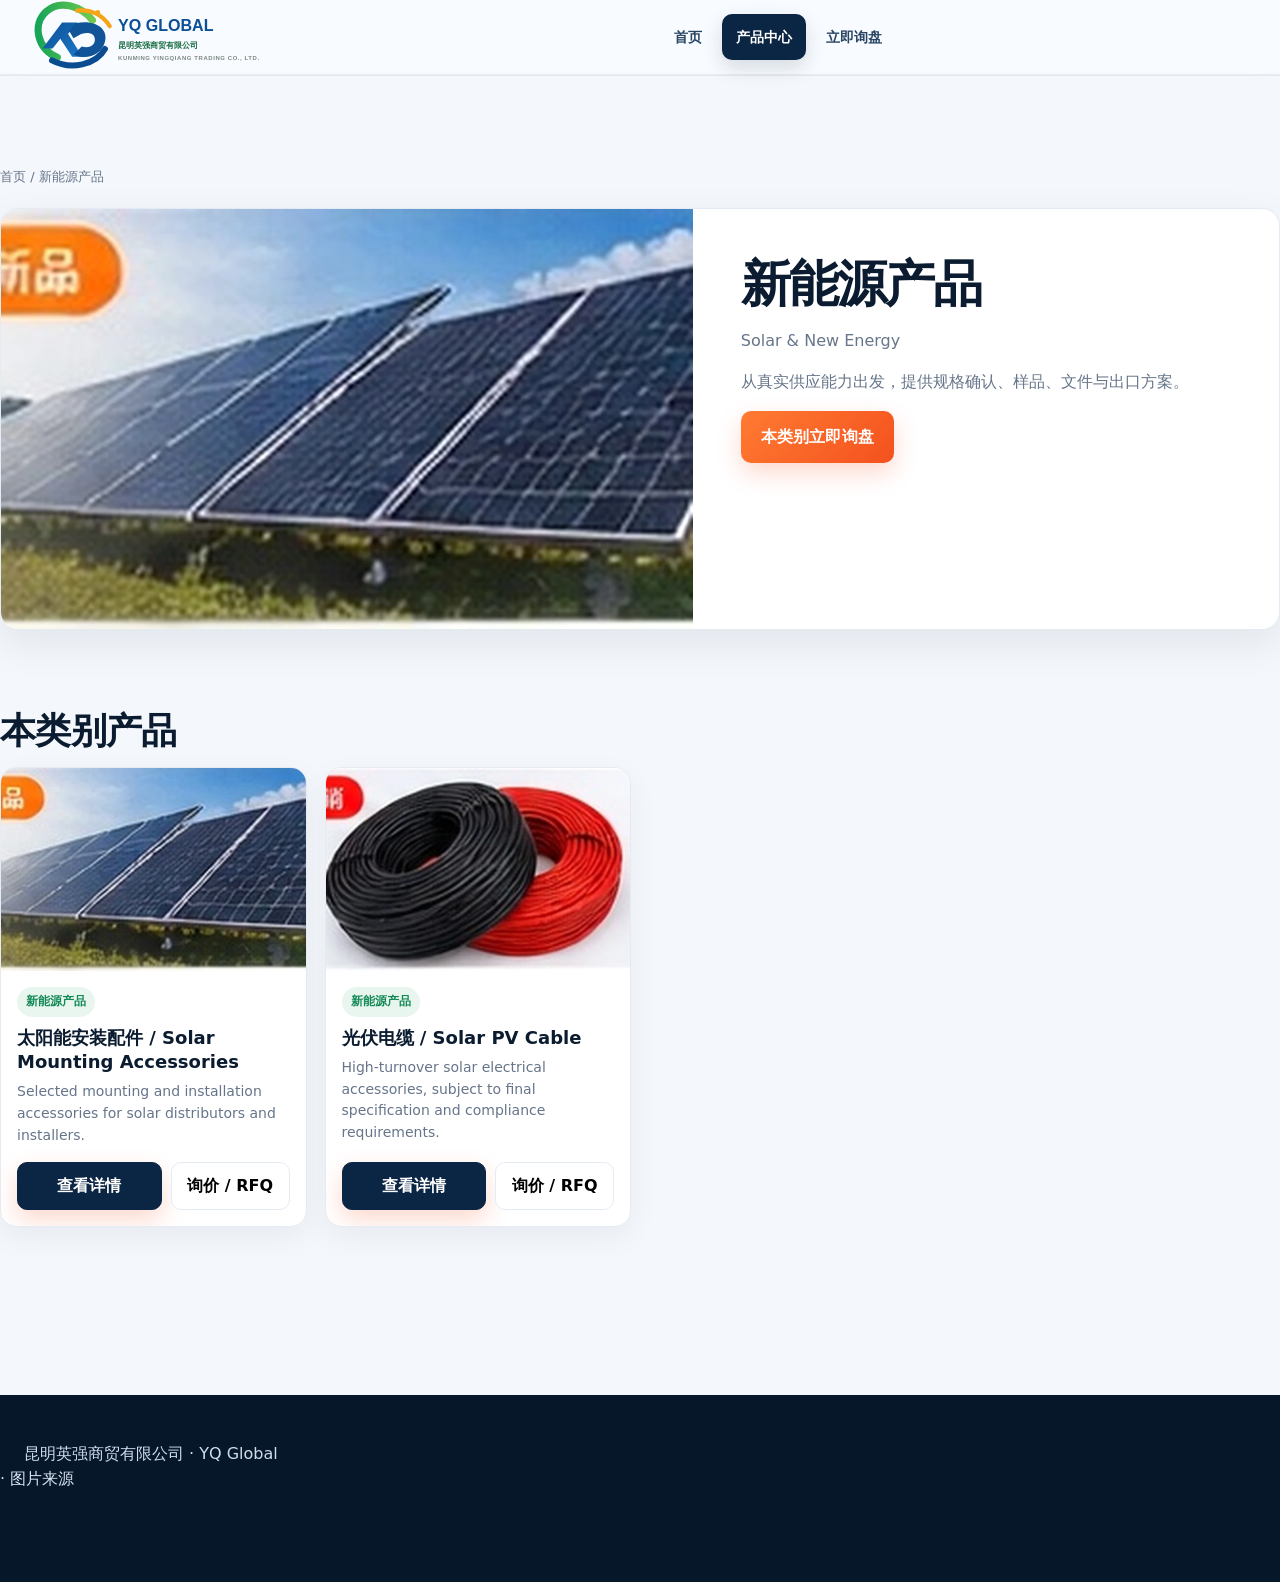
<file: category/solar.html>
<!doctype html><html lang="zh-CN"><head><meta charset="utf-8"><meta name="viewport" content="width=device-width,initial-scale=1"><title>新能源产品｜YQ Global</title><meta name="description" content="YQ Global｜新能源产品｜Kunming Yingqiang Trading Co., Ltd."><link rel="stylesheet" href="../assets/site.css"><script src="../assets/site-data.js"></script><script src="../assets/site.js" defer></script></head><body data-category="solar"><header class="top"><div class="wrap nav"><a href="../index.html"><img class="logo" src="../assets/logo-yq.svg"></a><nav class="navlinks"><a href="../index.html">首页</a><a class="active" href="../products.html">产品中心</a><a href="../rfq.html">立即询盘</a></nav></div></header><main class="wrap section"><div class="breadcrumb"><a href="../index.html">首页</a> / 新能源产品</div><div class="categoryHero"><img loading="eager" decoding="async" src="../assets/hq-product-solar-mounting.webp" alt="新能源产品"><div class="categoryHeroText"><h1>新能源产品</h1><p>Solar & New Energy</p><p>从真实供应能力出发，提供规格确认、样品、文件与出口方案。</p><a class="btn primary" href="../rfq.html?cat=solar">本类别立即询盘</a></div></div><section class="section"><h2>本类别产品</h2><div class="grid" id="grid"></div></section></main><footer class="footer"><div class="wrap">昆明英强商贸有限公司 · YQ Global</div> · <a href="../image-credits.html">图片来源</a></footer></body></html>
</file>
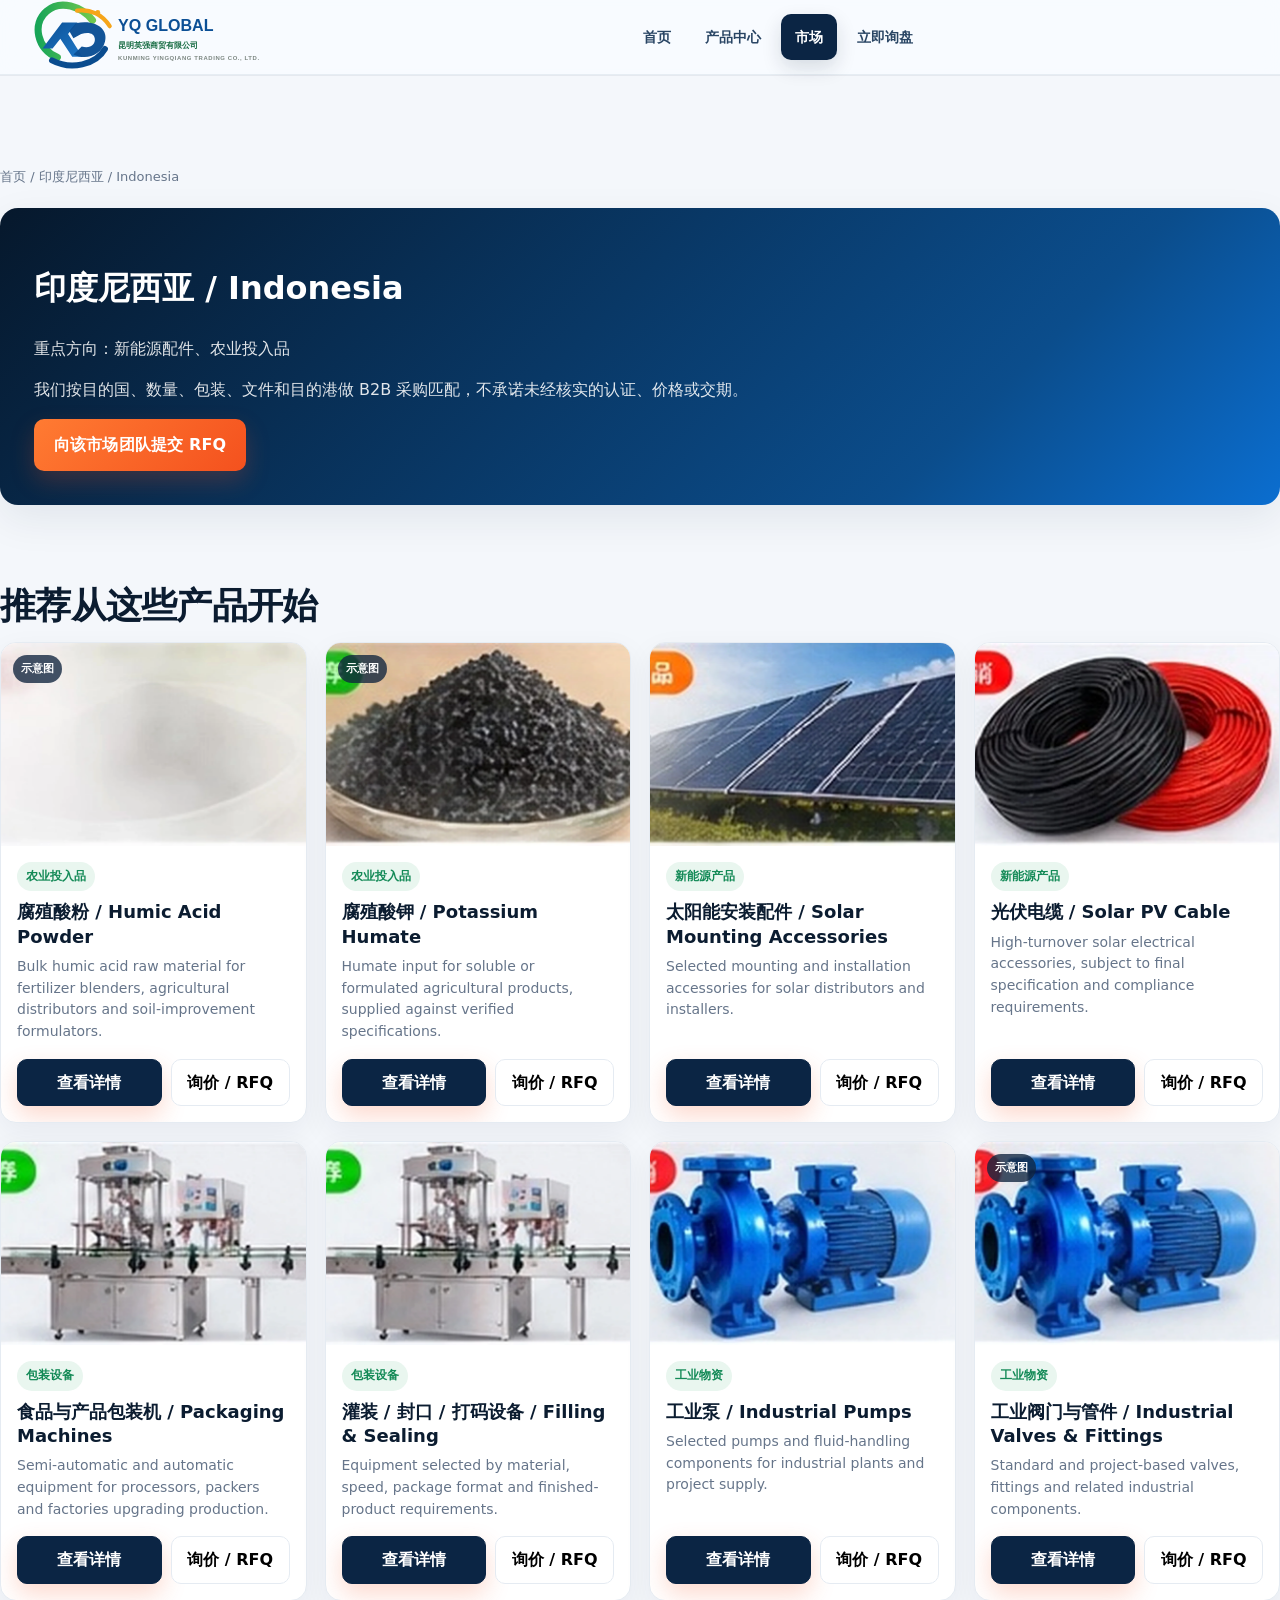
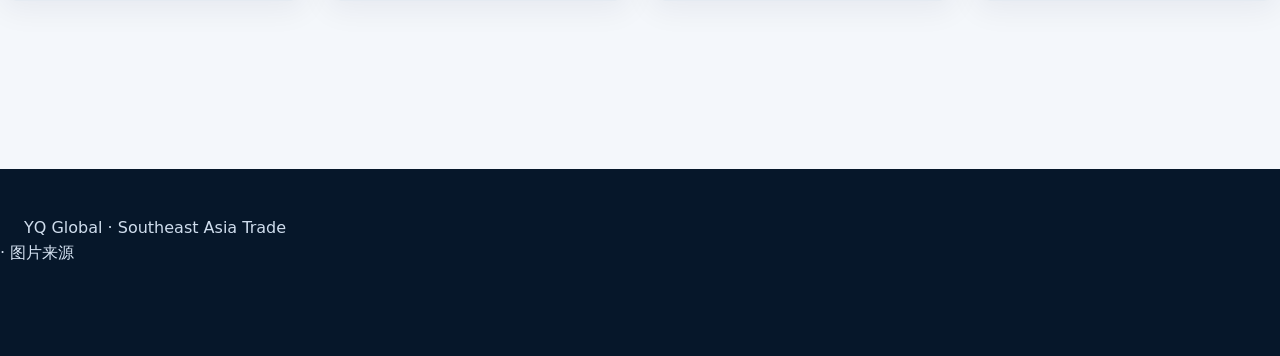
<file: markets/indonesia.html>
<!doctype html><html lang="zh-CN"><head><meta charset="utf-8"><meta name="viewport" content="width=device-width,initial-scale=1"><title>印度尼西亚 / Indonesia市场｜YQ Global</title><link rel="stylesheet" href="../assets/site.css"><script src="../assets/site-data.js"></script><script src="../assets/site.js" defer></script></head><body><header class="top"><div class="wrap nav"><a href="../index.html"><img class="logo" src="../assets/logo-yq.svg"></a><nav class="navlinks"><a href="../index.html">首页</a><a href="../products.html">产品中心</a><a class="active" href="../markets/indonesia.html">市场</a><a href="../rfq.html">立即询盘</a></nav></div></header><main class="wrap section"><div class="breadcrumb"><a href="../index.html">首页</a> / 印度尼西亚 / Indonesia</div><div class="rfq"><h1>印度尼西亚 / Indonesia</h1><p>重点方向：新能源配件、农业投入品</p><p>我们按目的国、数量、包装、文件和目的港做 B2B 采购匹配，不承诺未经核实的认证、价格或交期。</p><a class="btn primary" href="../rfq.html">向该市场团队提交 RFQ</a></div><section class="section"><h2>推荐从这些产品开始</h2><div class="grid" id="grid"></div></section></main><footer class="footer"><div class="wrap">YQ Global · Southeast Asia Trade</div> · <a href="../image-credits.html">图片来源</a></footer></body></html>
</file>
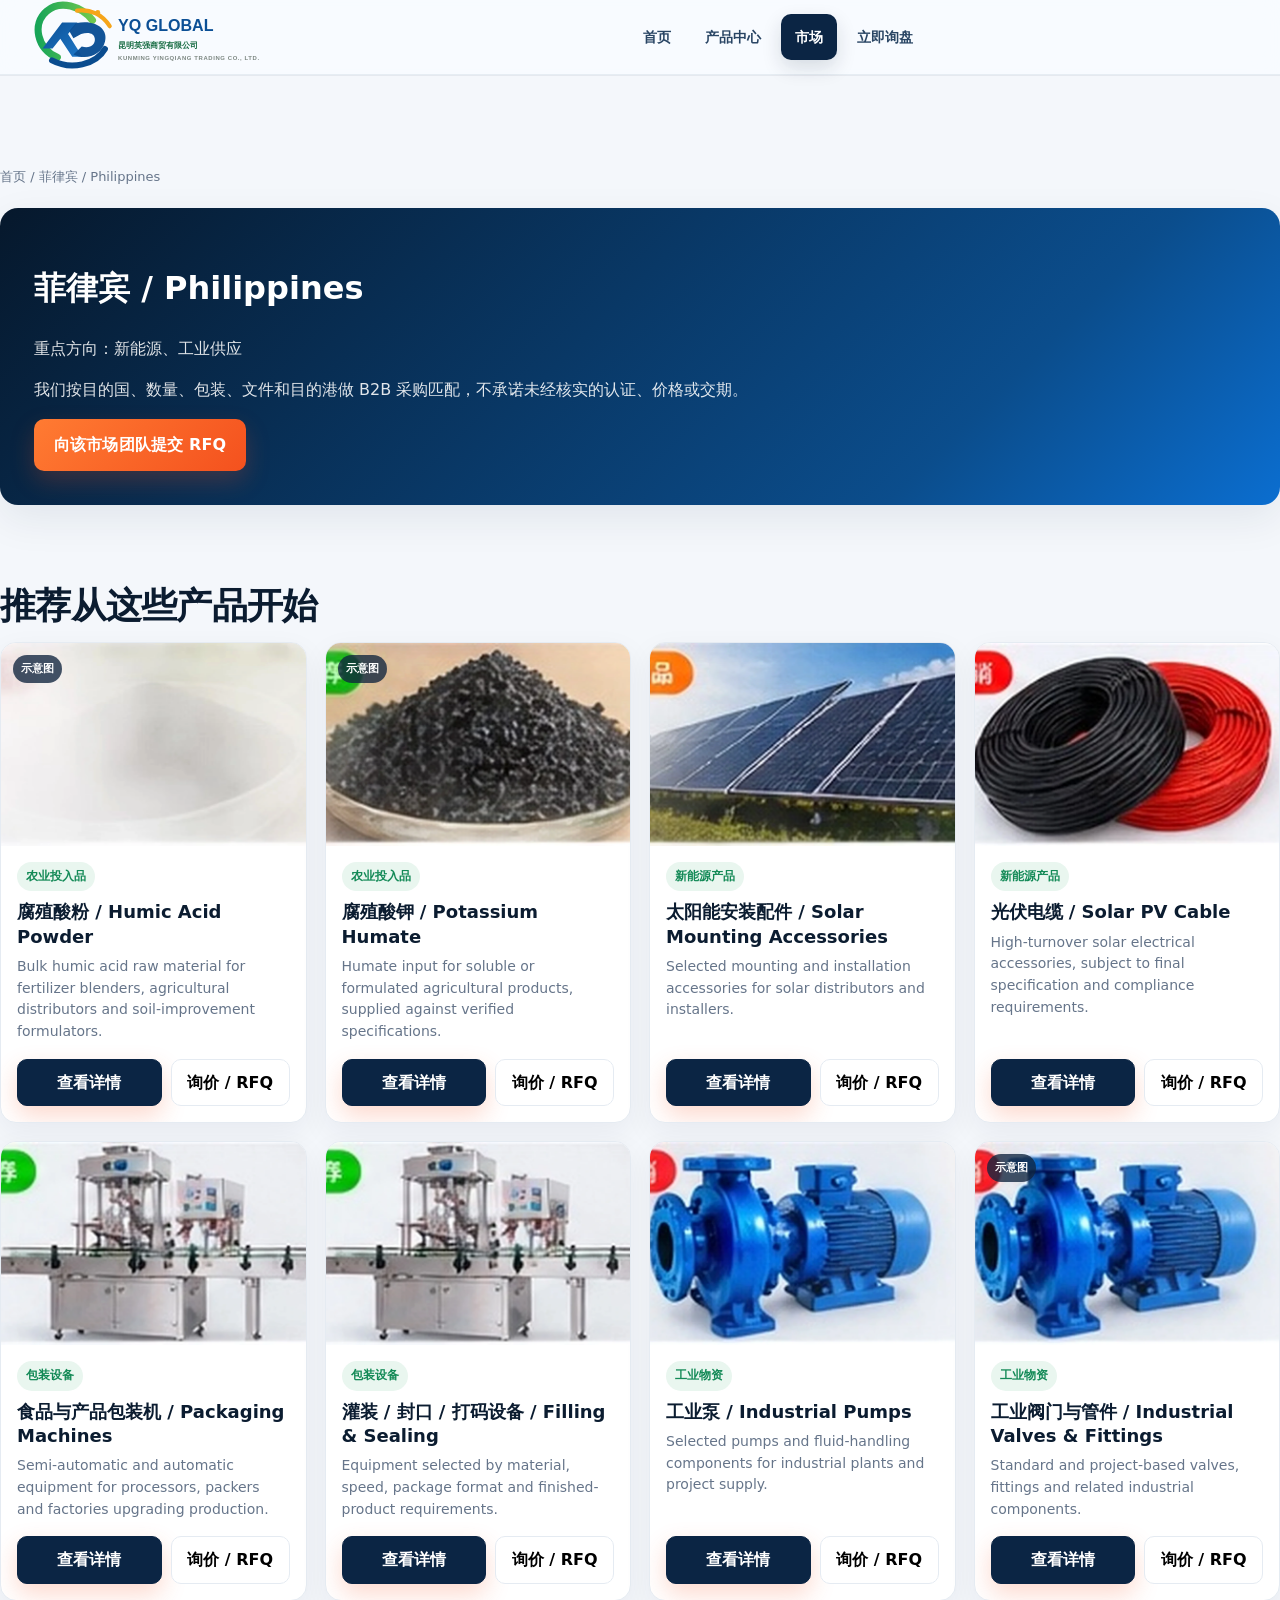
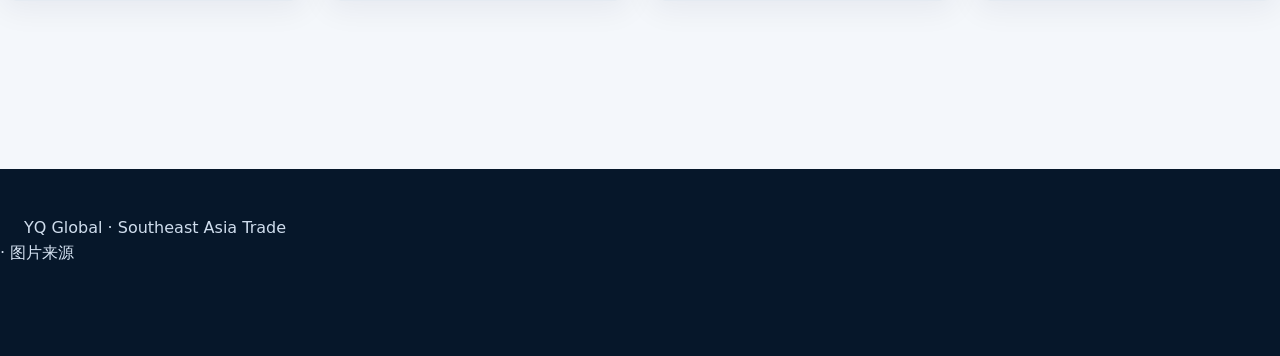
<file: markets/philippines.html>
<!doctype html><html lang="zh-CN"><head><meta charset="utf-8"><meta name="viewport" content="width=device-width,initial-scale=1"><title>菲律宾 / Philippines市场｜YQ Global</title><link rel="stylesheet" href="../assets/site.css"><script src="../assets/site-data.js"></script><script src="../assets/site.js" defer></script></head><body><header class="top"><div class="wrap nav"><a href="../index.html"><img class="logo" src="../assets/logo-yq.svg"></a><nav class="navlinks"><a href="../index.html">首页</a><a href="../products.html">产品中心</a><a class="active" href="../markets/philippines.html">市场</a><a href="../rfq.html">立即询盘</a></nav></div></header><main class="wrap section"><div class="breadcrumb"><a href="../index.html">首页</a> / 菲律宾 / Philippines</div><div class="rfq"><h1>菲律宾 / Philippines</h1><p>重点方向：新能源、工业供应</p><p>我们按目的国、数量、包装、文件和目的港做 B2B 采购匹配，不承诺未经核实的认证、价格或交期。</p><a class="btn primary" href="../rfq.html">向该市场团队提交 RFQ</a></div><section class="section"><h2>推荐从这些产品开始</h2><div class="grid" id="grid"></div></section></main><footer class="footer"><div class="wrap">YQ Global · Southeast Asia Trade</div> · <a href="../image-credits.html">图片来源</a></footer></body></html>
</file>
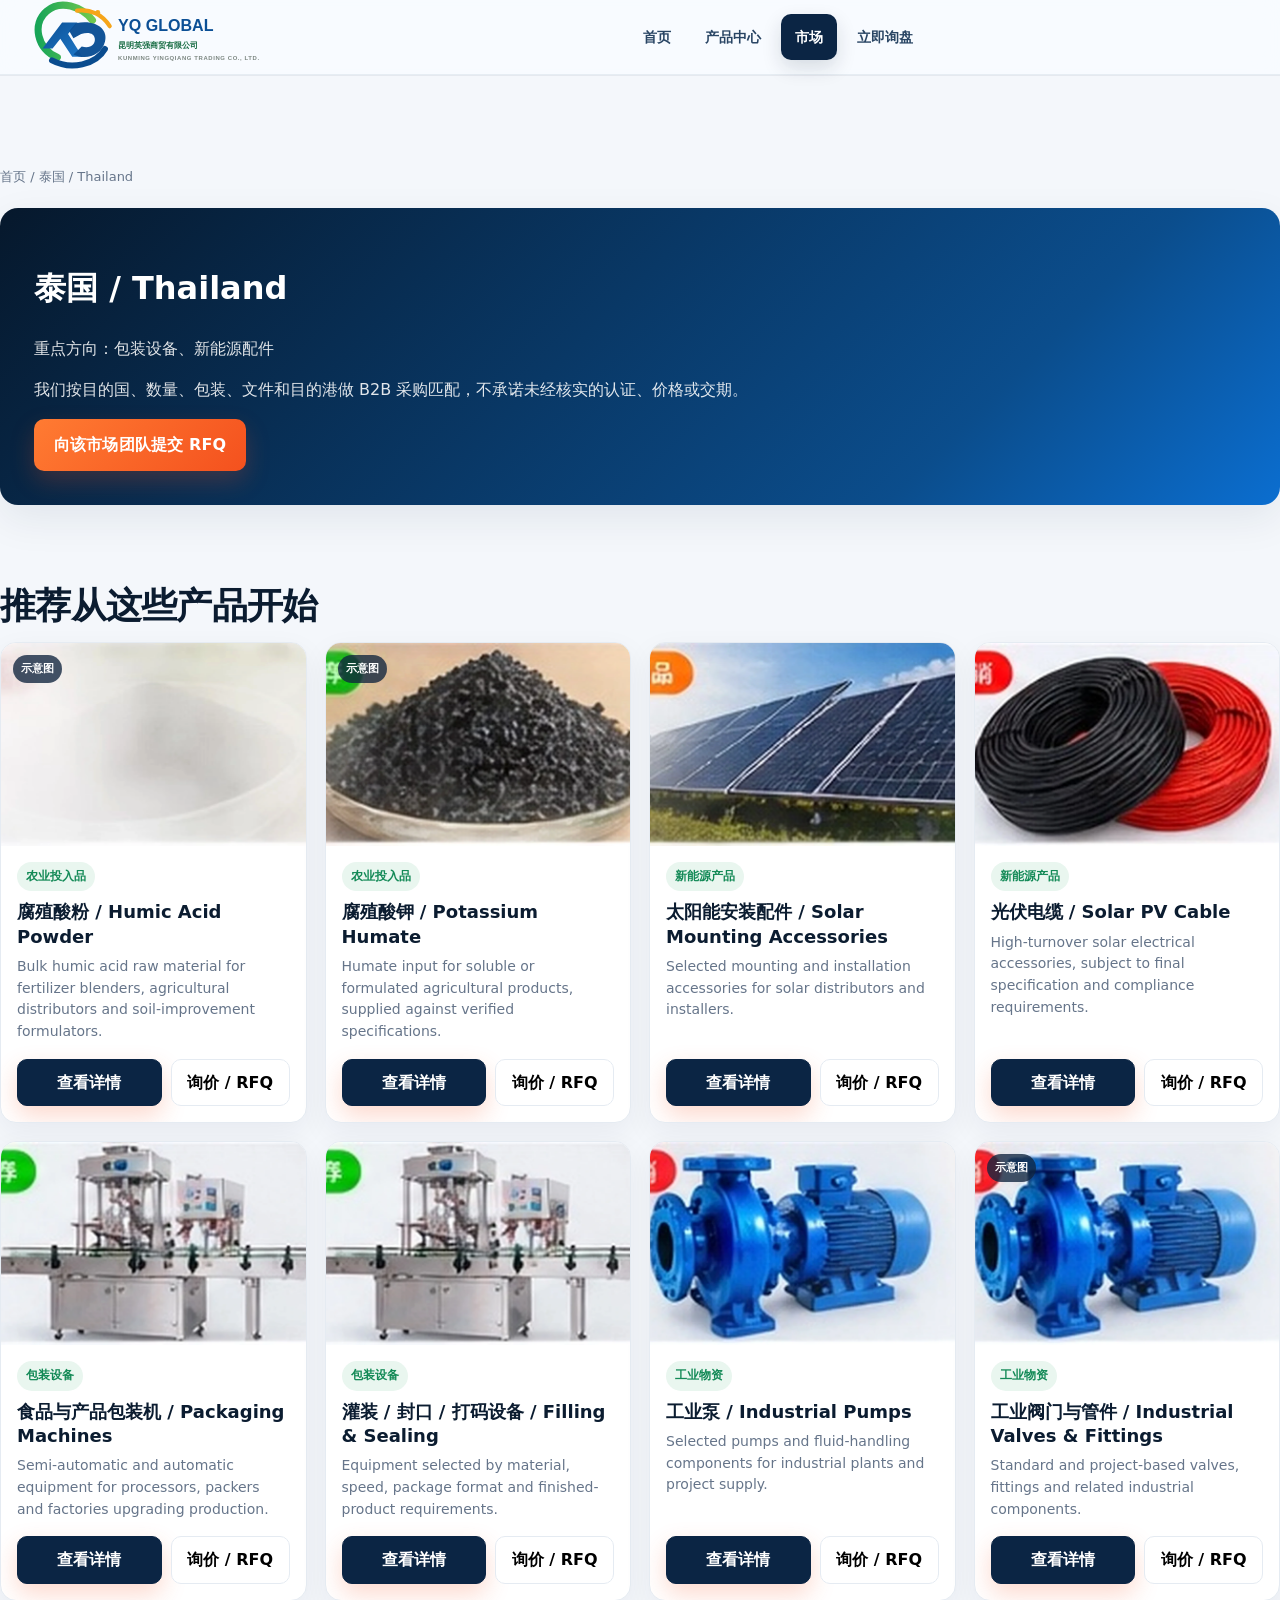
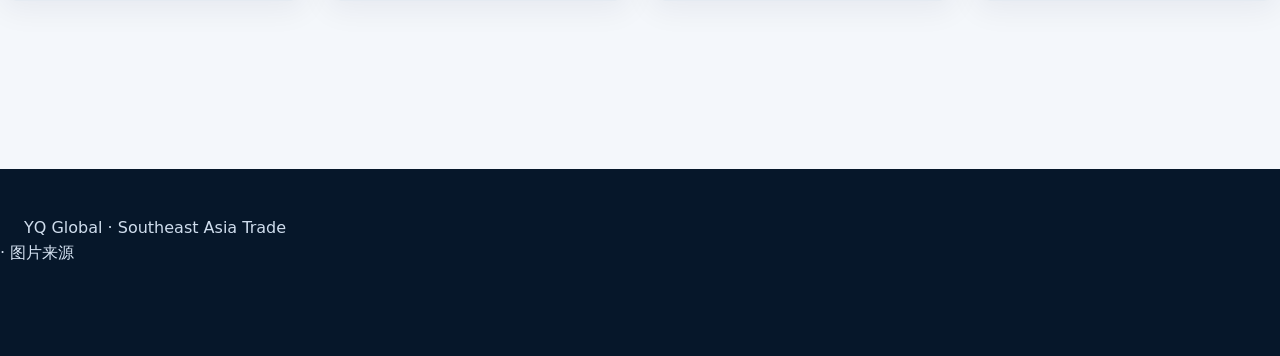
<file: markets/thailand.html>
<!doctype html><html lang="zh-CN"><head><meta charset="utf-8"><meta name="viewport" content="width=device-width,initial-scale=1"><title>泰国 / Thailand市场｜YQ Global</title><link rel="stylesheet" href="../assets/site.css"><script src="../assets/site-data.js"></script><script src="../assets/site.js" defer></script></head><body><header class="top"><div class="wrap nav"><a href="../index.html"><img class="logo" src="../assets/logo-yq.svg"></a><nav class="navlinks"><a href="../index.html">首页</a><a href="../products.html">产品中心</a><a class="active" href="../markets/thailand.html">市场</a><a href="../rfq.html">立即询盘</a></nav></div></header><main class="wrap section"><div class="breadcrumb"><a href="../index.html">首页</a> / 泰国 / Thailand</div><div class="rfq"><h1>泰国 / Thailand</h1><p>重点方向：包装设备、新能源配件</p><p>我们按目的国、数量、包装、文件和目的港做 B2B 采购匹配，不承诺未经核实的认证、价格或交期。</p><a class="btn primary" href="../rfq.html">向该市场团队提交 RFQ</a></div><section class="section"><h2>推荐从这些产品开始</h2><div class="grid" id="grid"></div></section></main><footer class="footer"><div class="wrap">YQ Global · Southeast Asia Trade</div> · <a href="../image-credits.html">图片来源</a></footer></body></html>
</file>
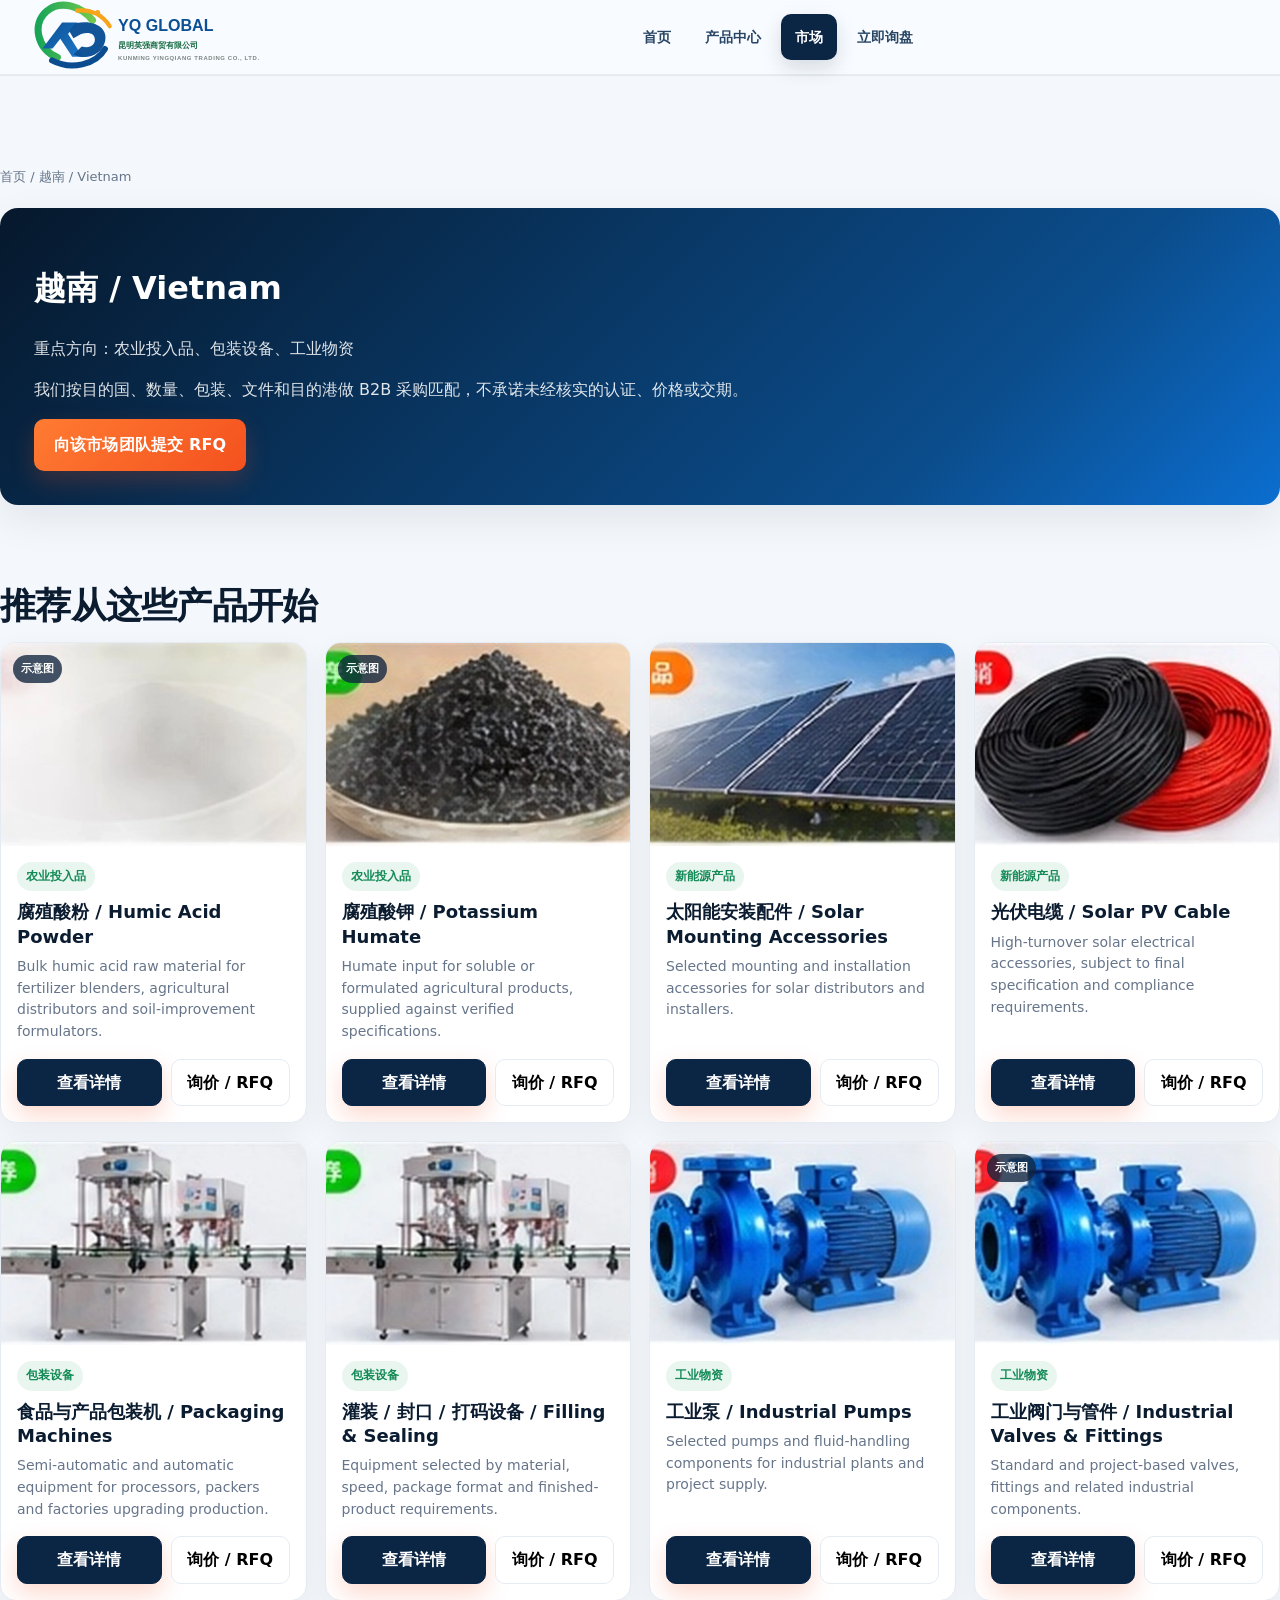
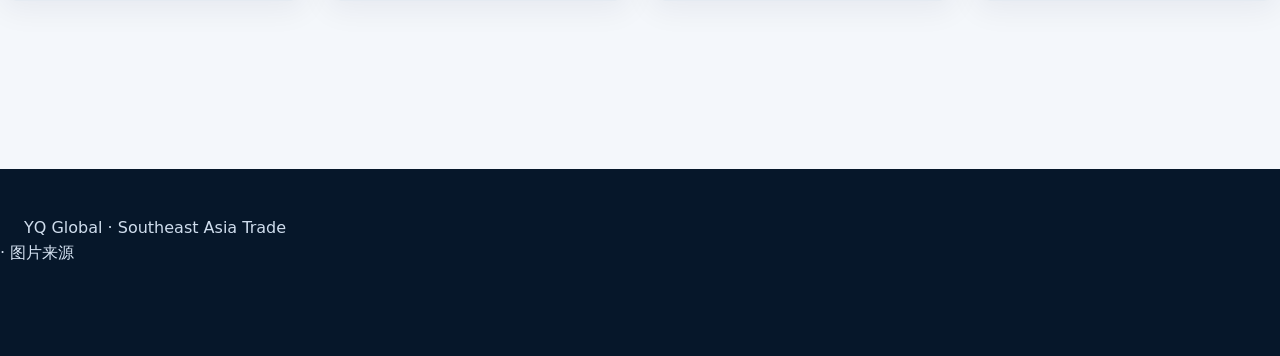
<file: markets/vietnam.html>
<!doctype html><html lang="zh-CN"><head><meta charset="utf-8"><meta name="viewport" content="width=device-width,initial-scale=1"><title>越南 / Vietnam市场｜YQ Global</title><link rel="stylesheet" href="../assets/site.css"><script src="../assets/site-data.js"></script><script src="../assets/site.js" defer></script></head><body><header class="top"><div class="wrap nav"><a href="../index.html"><img class="logo" src="../assets/logo-yq.svg"></a><nav class="navlinks"><a href="../index.html">首页</a><a href="../products.html">产品中心</a><a class="active" href="../markets/vietnam.html">市场</a><a href="../rfq.html">立即询盘</a></nav></div></header><main class="wrap section"><div class="breadcrumb"><a href="../index.html">首页</a> / 越南 / Vietnam</div><div class="rfq"><h1>越南 / Vietnam</h1><p>重点方向：农业投入品、包装设备、工业物资</p><p>我们按目的国、数量、包装、文件和目的港做 B2B 采购匹配，不承诺未经核实的认证、价格或交期。</p><a class="btn primary" href="../rfq.html">向该市场团队提交 RFQ</a></div><section class="section"><h2>推荐从这些产品开始</h2><div class="grid" id="grid"></div></section></main><footer class="footer"><div class="wrap">YQ Global · Southeast Asia Trade</div> · <a href="../image-credits.html">图片来源</a></footer></body></html>
</file>
<file: assets/site.css>
:root{--blue:#0969d6;--deep:#0a2342;--green:#148a57;--orange:#ff7a1a;--text:#10243e;--muted:#66758a;--line:#e5ebf2;--bg:#f6f8fb;--card:#fff;--shadow:0 14px 40px rgba(16,36,62,.08);--radius:18px}*{box-sizing:border-box}html{scroll-behavior:smooth}body{margin:0;font-family:Inter,system-ui,-apple-system,BlinkMacSystemFont,"Segoe UI","PingFang SC","Microsoft YaHei",Arial,sans-serif;color:var(--text);background:var(--bg);line-height:1.6}body.modal-open{overflow:hidden}a{text-decoration:none;color:inherit}button,input,select,textarea{font:inherit}.wrap{max-width:1280px;margin:auto;padding:0 24px}.top{position:sticky;top:0;z-index:80;background:rgba(255,255,255,.94);backdrop-filter:blur(14px);border-bottom:1px solid rgba(229,235,242,.9)}.nav{min-height:78px;display:flex;align-items:center;gap:26px}.logo{width:270px;height:auto;display:block}.navlinks{display:flex;align-items:center;justify-content:center;gap:6px;flex:1}.navlinks a{padding:12px 14px;border-radius:10px;font-size:15px;font-weight:700;color:#294564;white-space:nowrap}.navlinks a:hover,.navlinks a.active{background:#eef6ff;color:var(--blue)}.desktopOnly{display:inline-flex}.menuBtn{display:none;border:1px solid var(--line);background:#fff;border-radius:12px;width:44px;height:44px;font-size:20px}.mobileNav{display:none}.mobileNav.show{display:grid;padding:10px 20px 16px;background:#fff;border-bottom:1px solid var(--line)}.mobileNav a{padding:12px 4px;font-weight:750}.hero{position:relative;min-height:570px;color:#fff;background-image:linear-gradient(90deg,rgba(6,32,61,.86) 0%,rgba(6,32,61,.54) 44%,rgba(6,32,61,.18) 78%),url('assets/hero-approved.webp');background-position:center;background-size:cover;background-repeat:no-repeat}.heroIn{padding:100px 24px 90px}.hero h1{font-size:clamp(40px,5.5vw,68px);line-height:1.05;letter-spacing:-.03em;max-width:850px;margin:0 0 18px}.hero .lead{font-size:22px;max-width:800px;line-height:1.55;margin:0 0 10px}.hero .sublead{font-size:17px;max-width:760px;opacity:.92}.eyebrow{display:inline-flex;align-items:center;gap:8px;font-size:13px;font-weight:800;letter-spacing:.08em;text-transform:uppercase;background:rgba(255,255,255,.12);border:1px solid rgba(255,255,255,.18);padding:8px 12px;border-radius:999px;margin-bottom:22px}.btns{display:flex;gap:12px;flex-wrap:wrap;margin-top:28px}.btn{display:inline-flex;align-items:center;justify-content:center;gap:7px;border:0;border-radius:999px;padding:13px 20px;font-weight:800;cursor:pointer;min-height:48px}.primary{background:var(--orange);color:#fff}.secondary{background:#fff;color:var(--blue)}.light{background:#f4f7fb;color:#234768}.section{padding:64px 0}.section h2{font-size:34px;letter-spacing:-.02em;margin:0 0 8px}.sectionTitle{display:flex;justify-content:space-between;align-items:end;gap:20px;margin-bottom:24px}.sub{color:var(--muted);margin:0}.cats{display:grid;grid-template-columns:repeat(4,1fr);gap:18px}.cat{background:#fff;border:1px solid var(--line);border-radius:18px;overflow:hidden;box-shadow:0 8px 28px rgba(16,36,62,.06);transition:transform .22s ease,box-shadow .22s ease}.cat:hover{transform:translateY(-4px);box-shadow:0 16px 44px rgba(16,36,62,.1)}.cat img{width:100%;height:180px;object-fit:cover;display:block}.catBody{padding:18px}.catBody h3{margin:0;font-size:20px}.catBody p{margin:6px 0 14px;color:var(--muted)}.arrow{font-weight:800;color:var(--blue)}.stats{display:grid;grid-template-columns:repeat(5,1fr);gap:0;background:#fff;border:1px solid var(--line);border-radius:18px;overflow:hidden;box-shadow:0 8px 28px rgba(16,36,62,.05)}.stat{text-align:center;padding:22px 12px;border-right:1px solid var(--line)}.stat:last-child{border-right:none}.stat b{display:block;font-size:30px;line-height:1;color:var(--blue);margin-bottom:8px}.stat span{font-size:13px;color:var(--muted)}.tools{display:flex;align-items:center;gap:9px;flex-wrap:wrap;margin:20px 0 16px}.pill{border:1px solid var(--line);background:#fff;color:#34506f;padding:10px 14px;border-radius:999px;cursor:pointer}.pill.active{background:var(--blue);color:#fff;border-color:var(--blue)}.search{display:flex;gap:10px;margin:0 0 18px}.search input{flex:1;min-height:48px;padding:12px 14px;border:1px solid var(--line);border-radius:12px;background:#fff;outline:none}.search input:focus{border-color:#8cbcf1;box-shadow:0 0 0 4px rgba(9,105,214,.08)}.grid{display:grid;grid-template-columns:repeat(4,1fr);gap:18px}.product{background:#fff;border:1px solid var(--line);border-radius:18px;overflow:hidden;box-shadow:0 8px 24px rgba(16,36,62,.05);display:flex;flex-direction:column}.productMedia{position:relative;background:#f2f5f9;aspect-ratio:1.38/1;overflow:hidden}.productMedia img{width:100%;height:100%;object-fit:cover;display:block}.imageNote{position:absolute;left:12px;top:12px;background:rgba(16,36,62,.78);color:#fff;padding:5px 8px;border-radius:999px;font-size:11px;font-weight:750}.productBody{padding:16px;display:flex;flex-direction:column;flex:1}.product h3{font-size:18px;line-height:1.35;margin:9px 0 7px}.product p{color:var(--muted);font-size:14px;line-height:1.55;margin:0;flex:1}.tag{display:inline-block;width:max-content;background:#e9f6ef;color:var(--green);padding:5px 9px;border-radius:999px;font-size:12px;font-weight:800}.productFoot{display:grid;grid-template-columns:1fr 1fr;gap:9px;margin-top:16px}.mini{padding:10px 12px;border-radius:10px;border:1px solid var(--line);background:#fff;font-weight:750;cursor:pointer;min-height:42px}.mini.primary{background:var(--blue);color:#fff;border-color:var(--blue)}.serviceGrid{display:grid;grid-template-columns:repeat(3,1fr);gap:18px}.service{background:#fff;border:1px solid var(--line);padding:24px;border-radius:18px}.service h3{margin:0 0 8px;font-size:19px}.service p{margin:0;color:var(--muted)}.markets{display:grid;grid-template-columns:repeat(4,1fr);gap:18px}.market{background:#fff;border:1px solid var(--line);padding:20px;border-radius:18px}.market b{font-size:19px}.market p{margin:7px 0 0;color:var(--muted)}.faq details{background:#fff;border:1px solid var(--line);border-radius:14px;margin:10px 0;padding:15px 18px}.faq summary{cursor:pointer;font-weight:800}.rfq{background:linear-gradient(135deg,#092e5e,#0a65cf);color:#fff;border-radius:22px;padding:34px;box-shadow:var(--shadow)}.rfq p{color:rgba(255,255,255,.88)}.form{display:grid;grid-template-columns:repeat(2,1fr);gap:12px;margin-top:22px}.form input,.form select,.form textarea{width:100%;padding:13px 14px;border-radius:12px;border:1px solid #cad7e5;background:#fff;color:var(--text);min-height:48px}.form textarea{min-height:140px;resize:vertical}.full{grid-column:1/-1}.categoryHero{background:#fff;border:1px solid var(--line);border-radius:22px;overflow:hidden;display:grid;grid-template-columns:1.18fr 1fr;box-shadow:var(--shadow)}.categoryHero img{width:100%;height:100%;object-fit:cover;min-height:340px;display:block}.categoryHeroText{padding:42px}.categoryHeroText h1{font-size:46px;line-height:1.1;margin:0 0 12px}.categoryHeroText p{color:var(--muted)}.breadcrumb{padding:20px 0;color:var(--muted);font-size:14px}.footer{background:#071c37;color:#cfdded;padding:46px 0 90px;margin-top:24px}.footerGrid{display:grid;grid-template-columns:1.6fr 1fr 1fr 1fr;gap:30px}.footer h4{margin:0 0 10px;color:#fff}.footer a{color:#d7e4f3}.footerMeta{margin-top:34px;padding-top:18px;border-top:1px solid rgba(255,255,255,.1);font-size:13px;color:#9eb2cc}.modal{position:fixed;inset:0;background:rgba(2,14,31,.72);display:none;align-items:center;justify-content:center;padding:18px;z-index:120}.modal.show{display:flex}.modalCard{background:#fff;max-width:960px;width:100%;max-height:92vh;overflow:auto;border-radius:22px}.modalHead{display:flex;justify-content:space-between;align-items:center;padding:18px 20px;border-bottom:1px solid var(--line);position:sticky;top:0;background:#fff;z-index:2}.close{border:0;background:#f1f5fa;border-radius:50%;width:42px;height:42px;font-size:25px;cursor:pointer}.modalBody{padding:20px}.detail{display:grid;grid-template-columns:1.05fr .95fr;gap:24px}.detail img{width:100%;aspect-ratio:1.25/1;object-fit:cover;border-radius:16px;background:#f4f7fa}.spec{display:grid;grid-template-columns:1fr 1.2fr;border:1px solid var(--line);border-radius:14px;overflow:hidden;margin-top:16px}.spec div{padding:10px 12px;border-bottom:1px solid var(--line)}.spec div:nth-child(odd){font-weight:800;background:#f7faff}.notice{background:#fff7eb;border:1px solid #ffd8a5;padding:13px;border-radius:12px;color:#7a4b00}.hide{display:none!important}.mobileBar{display:none}
@media(max-width:1060px){.logo{width:235px}.navlinks{gap:0}.navlinks a{padding:11px 9px}.cats,.grid{grid-template-columns:repeat(2,1fr)}.stats{grid-template-columns:repeat(3,1fr)}.stat:nth-child(3){border-right:none}.markets{grid-template-columns:repeat(2,1fr)}.serviceGrid{grid-template-columns:1fr}.desktopOnly{display:none}.menuBtn{display:block}.navlinks{display:none}.mobileBar{display:flex;position:fixed;left:0;right:0;bottom:0;z-index:90;background:#fff;border-top:1px solid var(--line);padding-bottom:env(safe-area-inset-bottom)}.mobileBar a{flex:1;text-align:center;padding:13px 4px;font-size:12px;font-weight:800}.mobileBar .main{background:var(--orange);color:#fff}.hero h1{font-size:48px}}
@media(max-width:680px){body{padding-bottom:64px}.wrap{padding:0 14px}.nav{min-height:66px}.logo{width:190px}.hero{min-height:560px;background-position:62% center}.heroIn{padding:50px 14px 46px}.hero h1{font-size:34px}.hero .lead{font-size:17px}.hero .sublead{font-size:15px}.hero .btns .btn{width:100%}.section{padding:42px 0}.section h2{font-size:27px}.sectionTitle{align-items:start;flex-direction:column}.cats,.grid,.markets{grid-template-columns:1fr}.cat img{height:190px}.stats{grid-template-columns:repeat(2,1fr)}.stat{border-right:none;border-bottom:1px solid var(--line)}.stat:nth-last-child(-n+2){border-bottom:none}.serviceGrid{grid-template-columns:1fr}.productFoot{grid-template-columns:1fr}.productMedia{aspect-ratio:1.45/1}.form{grid-template-columns:1fr}.full{grid-column:auto}.rfq{padding:24px;border-radius:18px}.categoryHero,.detail{grid-template-columns:1fr}.categoryHeroText{padding:26px}.categoryHeroText h1{font-size:34px}.categoryHero img{min-height:230px}.footerGrid{grid-template-columns:1fr}.footer{padding-bottom:82px}.modal{padding:10px}.modalCard{max-height:94vh}.modalBody{padding:14px}.detail{gap:16px}.detail img{aspect-ratio:1.2/1}}
@media(prefers-reduced-motion:reduce){html{scroll-behavior:auto}.cat{transition:none}}
/* V4 visual system: American B2B + technology */
:root{--navy:#071a2f;--navy2:#0b2b4c;--electric:#2f8cff;--cyan:#43d8ff;--accent:#ff6a2b;--paper:#f4f7fb;--ink:#0b1c30;--muted2:#6b7d92;--glass:rgba(255,255,255,.08)}
body{background:#f4f7fb;color:var(--ink)}
.top{background:rgba(248,251,255,.92);box-shadow:0 1px 0 rgba(8,30,55,.06)}
.nav{min-height:74px}.logo{width:250px}.navlinks a{font-size:14px;text-transform:none}.navlinks a.active{background:#0b2544;color:#fff;box-shadow:0 8px 20px rgba(7,26,47,.14)}
.btn{border-radius:10px;letter-spacing:.01em}.primary{background:linear-gradient(135deg,#ff7b32,#f4511e);box-shadow:0 10px 24px rgba(244,81,30,.22)}.secondary{background:#fff;border:1px solid #d8e2ee}.light{border:1px solid #d8e2ee}
.heroTech{position:relative;overflow:hidden;background:radial-gradient(circle at 78% 32%,rgba(43,141,255,.22),transparent 24%),linear-gradient(120deg,#06182c 0%,#092b4d 54%,#07192d 100%);color:#fff;min-height:650px;border-bottom:1px solid #173b5e}
.heroTech:before{content:"";position:absolute;inset:0;background:linear-gradient(rgba(67,216,255,.06) 1px,transparent 1px),linear-gradient(90deg,rgba(67,216,255,.06) 1px,transparent 1px);background-size:44px 44px;mask-image:linear-gradient(90deg,#000,transparent 90%)}
.heroTech:after{content:"";position:absolute;right:-10%;top:-35%;width:700px;height:700px;border:1px solid rgba(67,216,255,.15);border-radius:50%;box-shadow:0 0 120px rgba(47,140,255,.13),inset 0 0 80px rgba(67,216,255,.06)}
.heroTechIn{position:relative;z-index:2;display:grid;grid-template-columns:1.05fr .95fr;gap:56px;align-items:center;padding-top:74px;padding-bottom:74px}
.heroCopy{max-width:720px}.heroCopy h1{font-size:clamp(44px,5.3vw,78px);line-height:1.02;letter-spacing:-.045em;margin:18px 0 22px}.heroCopy h1 span{color:#9deaff;text-shadow:0 0 30px rgba(67,216,255,.16)}
.heroLead{font-size:18px;line-height:1.7;color:#c6d8e9;max-width:660px;margin:0}.eyebrow{background:rgba(67,216,255,.08);border:1px solid rgba(67,216,255,.28);color:#b9efff;letter-spacing:.12em;border-radius:8px;padding:9px 12px}.liveDot{width:7px;height:7px;background:#4dffb1;border-radius:50%;box-shadow:0 0 12px #4dffb1}.heroActions{display:flex;gap:12px;flex-wrap:wrap;margin-top:30px}.heroActions .btn{min-height:52px;padding:0 20px}.heroActions .ghost{background:rgba(255,255,255,.06);border:1px solid rgba(255,255,255,.22);color:#fff}.heroProof{display:flex;align-items:center;gap:10px;margin-top:34px;color:#8ea8bf;font-size:11px;letter-spacing:.04em;flex-wrap:wrap}.heroProof span{color:#4fdcff;font-weight:900}.heroProof b{font-weight:650;color:#d8e6f2}.heroProof i{width:1px;height:18px;background:#31536f;margin:0 4px}
.heroVisual{position:relative;min-height:420px;display:flex;align-items:center;justify-content:center}.visualFrame{width:min(100%,540px);background:rgba(4,20,37,.65);border:1px solid rgba(132,212,255,.25);border-radius:20px;padding:14px;box-shadow:0 28px 80px rgba(0,0,0,.34),0 0 50px rgba(47,140,255,.08);backdrop-filter:blur(12px);transform:perspective(1200px) rotateY(-4deg)}.visualTop,.visualBottom{display:flex;justify-content:space-between;align-items:center;color:#87a7c2;font-size:10px;letter-spacing:.12em;padding:5px 4px 11px}.status{color:#8be8ff}.status em{display:inline-block;width:6px;height:6px;border-radius:50%;background:#46f2a0;margin-right:5px;box-shadow:0 0 8px #46f2a0}.visualMain{display:grid;grid-template-columns:1.8fr .7fr;gap:10px}.visualBig,.visualRail div{overflow:hidden;border-radius:13px;background:#0c2036}.visualBig{height:310px}.visualBig img,.visualRail img{width:100%;height:100%;object-fit:cover;display:block}.visualRail{display:grid;grid-template-rows:repeat(3,1fr);gap:10px}.visualRail div{min-height:0}.visualBottom{padding:11px 4px 4px}.visualBottom strong{color:#42dcff;font-size:18px}.techOrb{position:absolute;width:430px;height:430px;border-radius:50%;background:radial-gradient(circle,rgba(67,216,255,.13),transparent 62%);filter:blur(1px);z-index:-1}
.section{padding:72px 0}.section h2{font-size:36px}.sectionTitle{margin-bottom:30px}.cat,.product,.service,.market{border-radius:16px;box-shadow:0 10px 30px rgba(7,26,47,.055)}.cat:hover,.product:hover{transform:translateY(-5px);box-shadow:0 22px 48px rgba(7,26,47,.11)}.cat img{height:200px;object-fit:cover}.catBody{padding:20px}.catBody h3{font-size:21px}.stats{border-radius:16px}.stat b{color:#0d6edc}.tools{gap:8px}.pill.active{background:#0b2544;border-color:#0b2544}.search input{border-radius:10px}.productMedia{aspect-ratio:1.5/1;background:#eef3f8}.productMedia img{object-fit:cover;transition:transform .35s ease}.product:hover .productMedia img{transform:scale(1.035)}.productFoot{grid-template-columns:1.1fr .9fr}.mini.primary{background:#0b2544;border-color:#0b2544}.service{padding:26px;border-top:2px solid #d8eaff}.rfq{background:linear-gradient(135deg,#06182c,#0b4d8c 75%,#0b6ed0);border-radius:18px}.footer{background:#06172a}
.categoryHero{border-radius:18px;background:#fff}.categoryHero img{min-height:380px;object-fit:cover}.categoryHeroText{padding:48px}.categoryHeroText h1{font-size:50px;letter-spacing:-.04em}.breadcrumb{font-size:13px}.mobileBar{background:rgba(255,255,255,.97);backdrop-filter:blur(12px)}
@media(max-width:980px){.heroTechIn{grid-template-columns:1fr;gap:28px;padding-top:56px}.heroCopy{max-width:780px}.heroVisual{min-height:360px}.visualFrame{transform:none}.navlinks{display:none}.menuBtn{display:block}.desktopOnly{display:none}}
@media(max-width:680px){.wrap{padding:0 16px}.logo{width:188px}.heroTech{min-height:auto}.heroTechIn{padding:42px 16px 50px}.heroCopy h1{font-size:39px;line-height:1.05}.heroLead{font-size:15px}.heroActions{display:grid;grid-template-columns:1fr}.heroActions .btn{width:100%}.heroProof{gap:8px;margin-top:24px}.heroProof i{display:none}.heroVisual{min-height:310px}.visualFrame{padding:10px;border-radius:16px}.visualMain{grid-template-columns:1.7fr .75fr}.visualBig{height:230px}.visualTop,.visualBottom{font-size:8px}.section{padding:50px 0}.section h2{font-size:29px}.cat img{height:210px}.categoryHero{grid-template-columns:1fr}.categoryHero img{min-height:230px}.categoryHeroText{padding:28px}.categoryHeroText h1{font-size:38px}.grid{grid-template-columns:1fr}.productMedia{aspect-ratio:1.45/1}.footer{padding-bottom:84px}}
</file>
